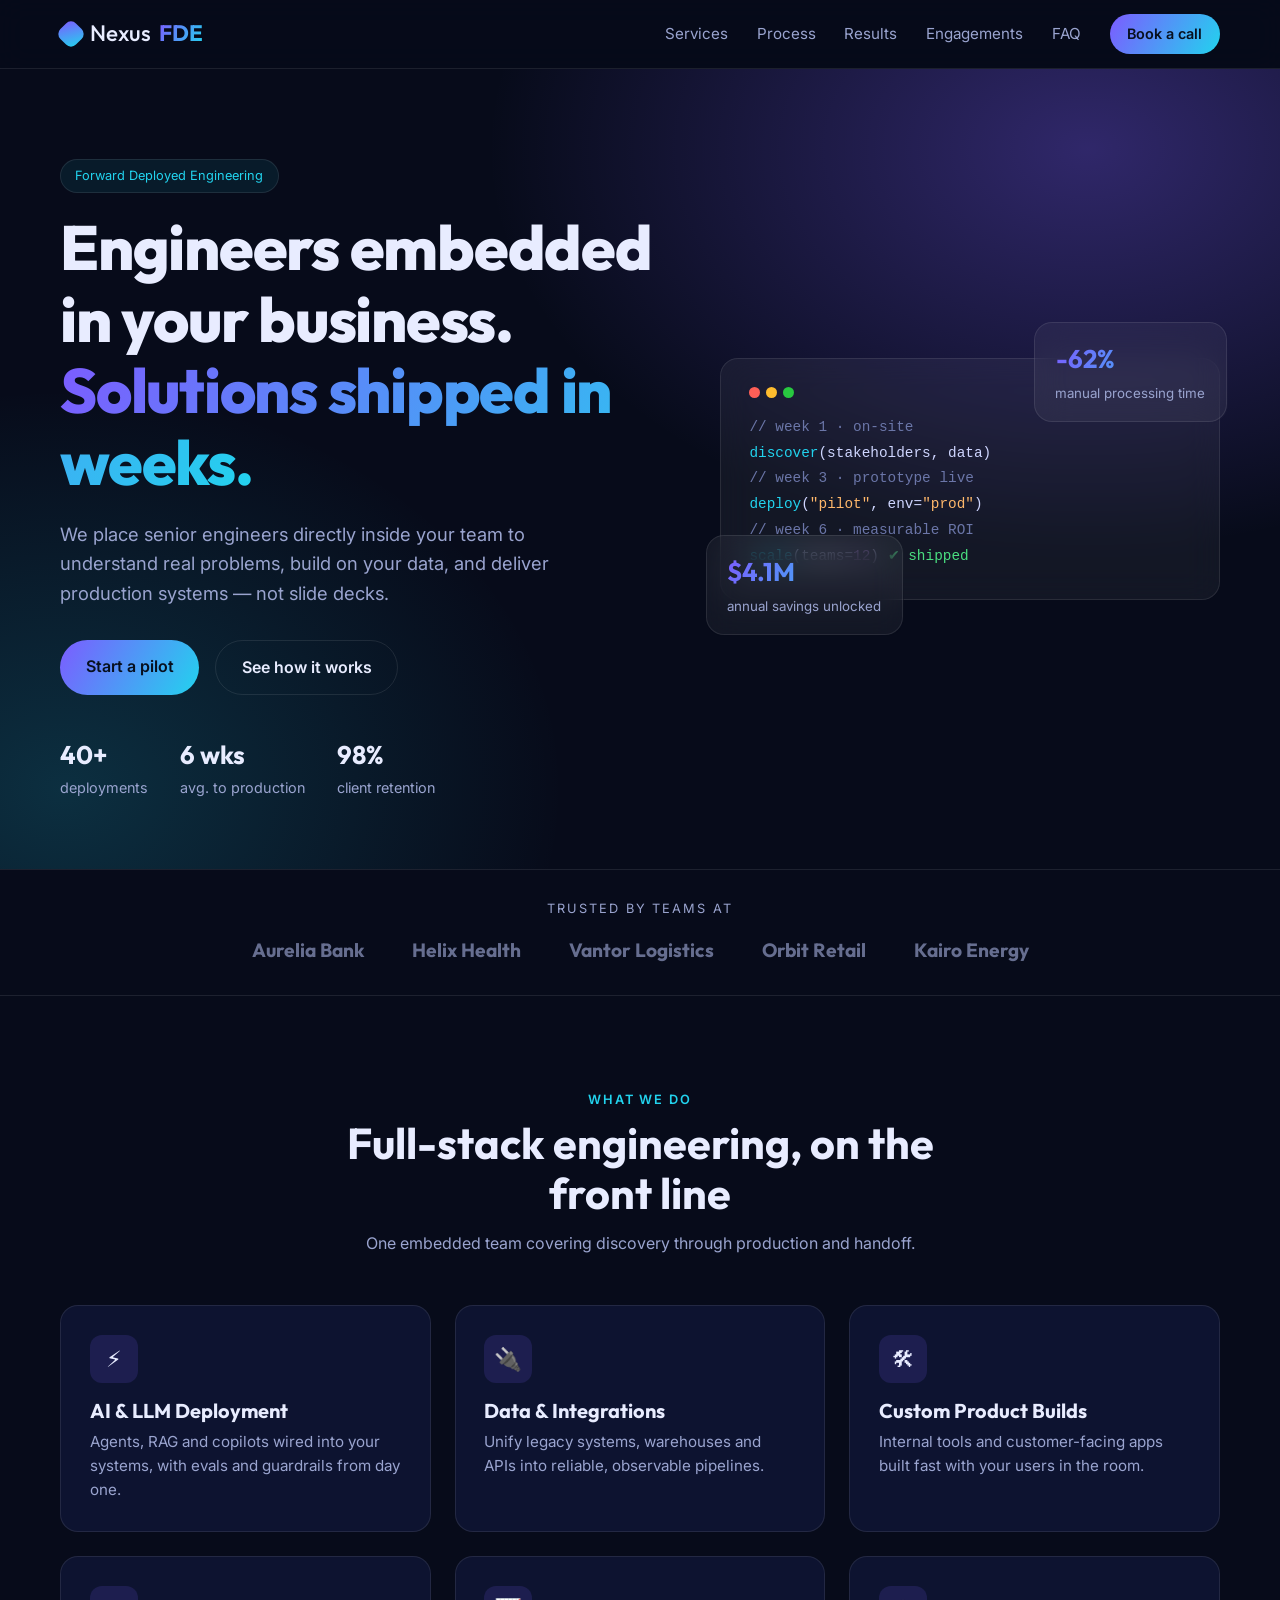
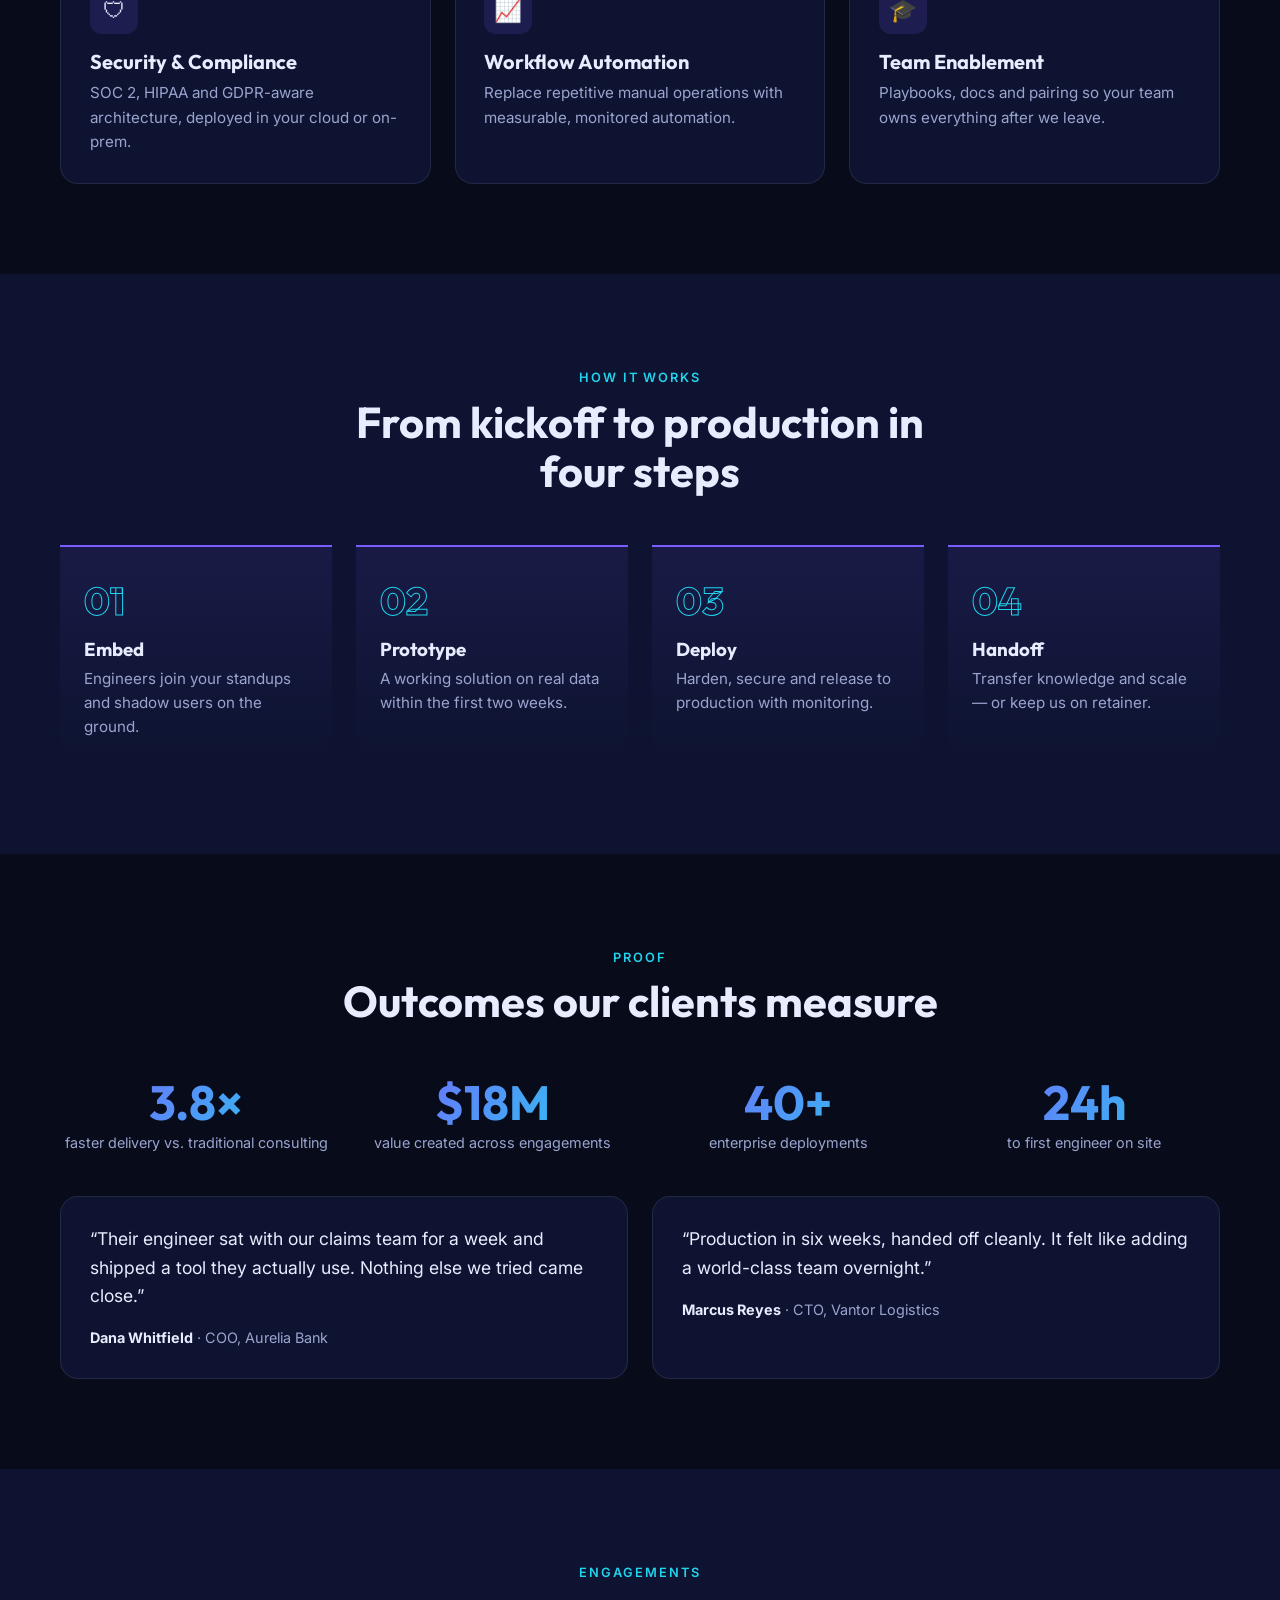
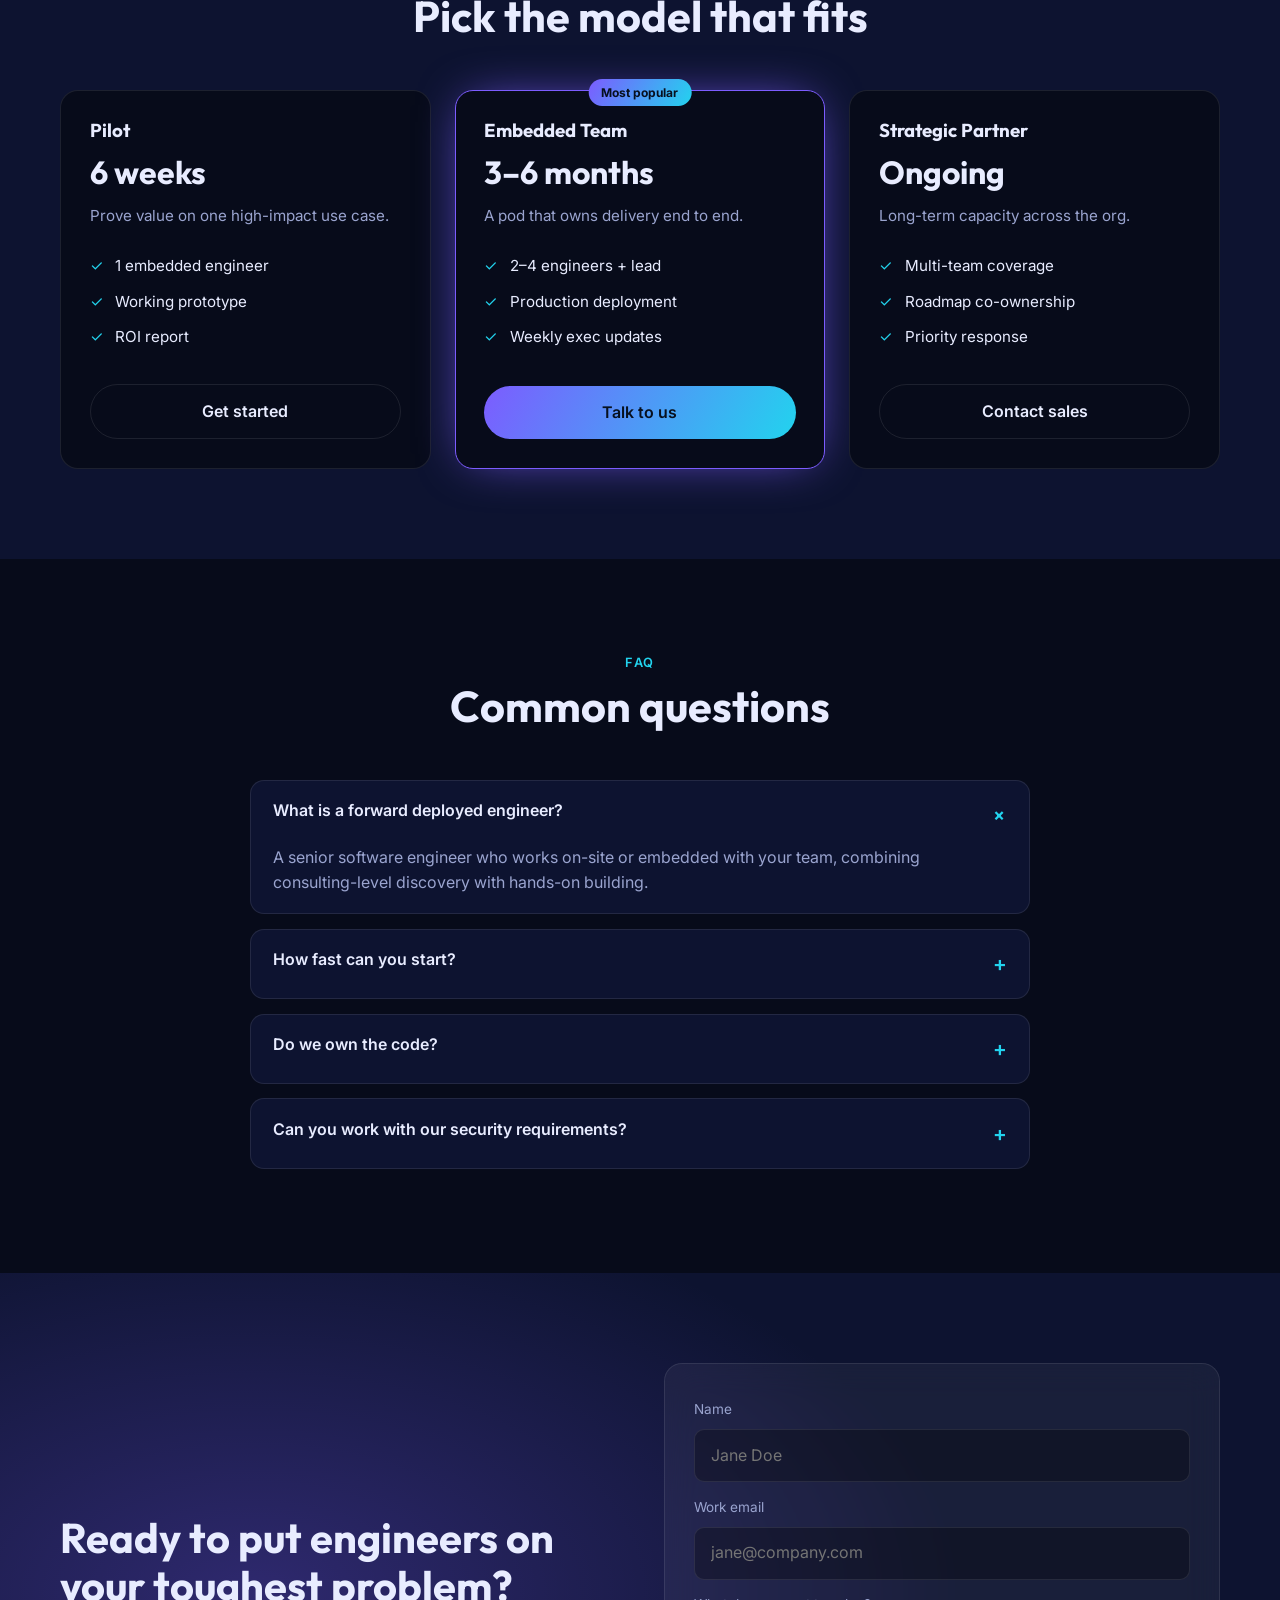
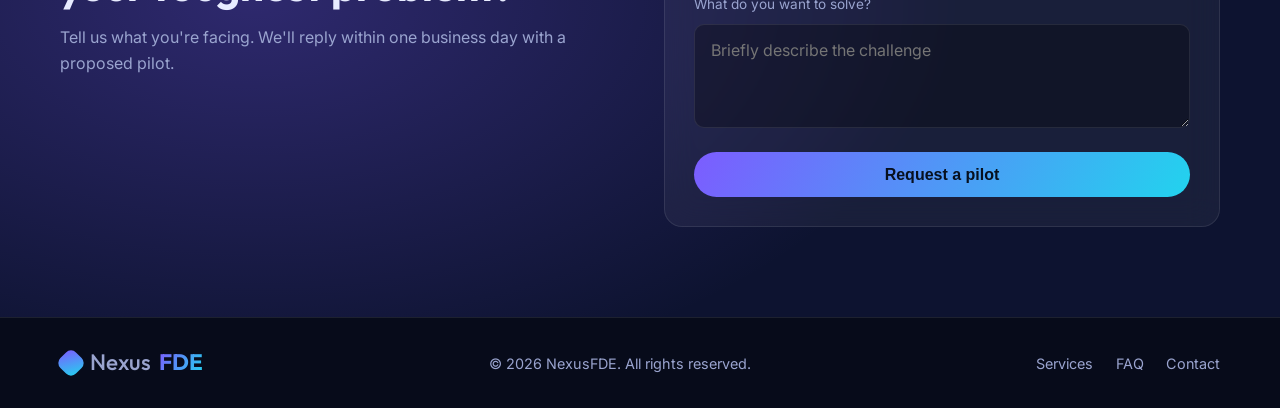
<file: Module-1-assignment/claude/index.html>
<!DOCTYPE html>
<html lang="en">
<head>
  <meta charset="UTF-8">
  <meta name="viewport" content="width=device-width, initial-scale=1">
  <title>NexusFDE | Forward Deployed Engineering Services for Enterprise</title>
  <meta name="description" content="NexusFDE embeds elite forward deployed engineers inside your team to ship production-grade AI and software solutions in weeks, not quarters.">
  <link rel="preconnect" href="https://fonts.googleapis.com">
  <link rel="preconnect" href="https://fonts.gstatic.com" crossorigin>
  <link href="https://fonts.googleapis.com/css2?family=Outfit:wght@500;700;800&family=Inter:wght@400;500;600&display=swap" rel="stylesheet">
  <link rel="stylesheet" href="styles.css">
</head>
<body>

<header class="nav">
  <div class="container nav__inner">
    <a href="#top" class="logo" id="logo"><span class="logo__mark"></span>Nexus<b>FDE</b></a>
    <input type="checkbox" id="menu-toggle" class="menu-toggle" aria-label="Toggle menu">
    <label for="menu-toggle" class="burger" aria-hidden="true"><span></span><span></span><span></span></label>
    <nav class="nav__links" aria-label="Main">
      <a href="#services">Services</a>
      <a href="#process">Process</a>
      <a href="#results">Results</a>
      <a href="#pricing">Engagements</a>
      <a href="#faq">FAQ</a>
      <a href="#contact" class="btn btn--sm" id="nav-cta">Book a call</a>
    </nav>
  </div>
</header>

<main id="top">
  <section class="hero">
    <div class="container hero__inner">
      <div class="hero__text">
        <span class="pill">Forward Deployed Engineering</span>
        <h1>Engineers embedded in your business. <span class="grad">Solutions shipped in weeks.</span></h1>
        <p class="lead">We place senior engineers directly inside your team to understand real problems, build on your data, and deliver production systems — not slide decks.</p>
        <div class="hero__cta">
          <a href="#contact" class="btn" id="hero-cta">Start a pilot</a>
          <a href="#process" class="btn btn--ghost" id="hero-secondary">See how it works</a>
        </div>
        <ul class="trust">
          <li><strong>40+</strong> deployments</li>
          <li><strong>6 wks</strong> avg. to production</li>
          <li><strong>98%</strong> client retention</li>
        </ul>
      </div>
      <div class="hero__visual" aria-hidden="true">
        <div class="card glass terminal">
          <div class="dots"><i></i><i></i><i></i></div>
          <pre><span class="c">// week 1 · on-site</span>
<span class="k">discover</span>(stakeholders, data)
<span class="c">// week 3 · prototype live</span>
<span class="k">deploy</span>(<span class="s">"pilot"</span>, env=<span class="s">"prod"</span>)
<span class="c">// week 6 · measurable ROI</span>
<span class="k">scale</span>(teams=<span class="n">12</span>) <span class="ok">✔ shipped</span></pre>
        </div>
        <div class="card glass float float--a"><b>-62%</b><small>manual processing time</small></div>
        <div class="card glass float float--b"><b>$4.1M</b><small>annual savings unlocked</small></div>
      </div>
    </div>
  </section>

  <section class="logos" aria-label="Trusted by">
    <div class="container">
      <p>Trusted by teams at</p>
      <div class="logos__row"><span>Aurelia Bank</span><span>Helix Health</span><span>Vantor Logistics</span><span>Orbit Retail</span><span>Kairo Energy</span></div>
    </div>
  </section>

  <section class="section" id="services">
    <div class="container">
      <div class="section__head">
        <span class="eyebrow">What we do</span>
        <h2>Full-stack engineering, on the front line</h2>
        <p>One embedded team covering discovery through production and handoff.</p>
      </div>
      <div class="grid grid--3">
        <article class="card feature"><div class="icon">⚡</div><h3>AI &amp; LLM Deployment</h3><p>Agents, RAG and copilots wired into your systems, with evals and guardrails from day one.</p></article>
        <article class="card feature"><div class="icon">🔌</div><h3>Data &amp; Integrations</h3><p>Unify legacy systems, warehouses and APIs into reliable, observable pipelines.</p></article>
        <article class="card feature"><div class="icon">🛠</div><h3>Custom Product Builds</h3><p>Internal tools and customer-facing apps built fast with your users in the room.</p></article>
        <article class="card feature"><div class="icon">🛡</div><h3>Security &amp; Compliance</h3><p>SOC 2, HIPAA and GDPR-aware architecture, deployed in your cloud or on-prem.</p></article>
        <article class="card feature"><div class="icon">📈</div><h3>Workflow Automation</h3><p>Replace repetitive manual operations with measurable, monitored automation.</p></article>
        <article class="card feature"><div class="icon">🎓</div><h3>Team Enablement</h3><p>Playbooks, docs and pairing so your team owns everything after we leave.</p></article>
      </div>
    </div>
  </section>

  <section class="section section--alt" id="process">
    <div class="container">
      <div class="section__head">
        <span class="eyebrow">How it works</span>
        <h2>From kickoff to production in four steps</h2>
      </div>
      <ol class="steps">
        <li><span>01</span><h3>Embed</h3><p>Engineers join your standups and shadow users on the ground.</p></li>
        <li><span>02</span><h3>Prototype</h3><p>A working solution on real data within the first two weeks.</p></li>
        <li><span>03</span><h3>Deploy</h3><p>Harden, secure and release to production with monitoring.</p></li>
        <li><span>04</span><h3>Handoff</h3><p>Transfer knowledge and scale — or keep us on retainer.</p></li>
      </ol>
    </div>
  </section>

  <section class="section" id="results">
    <div class="container">
      <div class="section__head">
        <span class="eyebrow">Proof</span>
        <h2>Outcomes our clients measure</h2>
      </div>
      <div class="stats">
        <div><b>3.8×</b><span>faster delivery vs. traditional consulting</span></div>
        <div><b>$18M</b><span>value created across engagements</span></div>
        <div><b>40+</b><span>enterprise deployments</span></div>
        <div><b>24h</b><span>to first engineer on site</span></div>
      </div>
      <div class="grid grid--2 quotes">
        <blockquote class="card"><p>“Their engineer sat with our claims team for a week and shipped a tool they actually use. Nothing else we tried came close.”</p><footer><strong>Dana Whitfield</strong> · COO, Aurelia Bank</footer></blockquote>
        <blockquote class="card"><p>“Production in six weeks, handed off cleanly. It felt like adding a world-class team overnight.”</p><footer><strong>Marcus Reyes</strong> · CTO, Vantor Logistics</footer></blockquote>
      </div>
    </div>
  </section>

  <section class="section section--alt" id="pricing">
    <div class="container">
      <div class="section__head">
        <span class="eyebrow">Engagements</span>
        <h2>Pick the model that fits</h2>
      </div>
      <div class="grid grid--3 plans">
        <article class="card plan"><h3>Pilot</h3><p class="price">6 weeks</p><p>Prove value on one high-impact use case.</p><ul><li>1 embedded engineer</li><li>Working prototype</li><li>ROI report</li></ul><a href="#contact" class="btn btn--ghost" id="plan-pilot">Get started</a></article>
        <article class="card plan plan--hot"><span class="badge">Most popular</span><h3>Embedded Team</h3><p class="price">3–6 months</p><p>A pod that owns delivery end to end.</p><ul><li>2–4 engineers + lead</li><li>Production deployment</li><li>Weekly exec updates</li></ul><a href="#contact" class="btn" id="plan-team">Talk to us</a></article>
        <article class="card plan"><h3>Strategic Partner</h3><p class="price">Ongoing</p><p>Long-term capacity across the org.</p><ul><li>Multi-team coverage</li><li>Roadmap co-ownership</li><li>Priority response</li></ul><a href="#contact" class="btn btn--ghost" id="plan-partner">Contact sales</a></article>
      </div>
    </div>
  </section>

  <section class="section" id="faq">
    <div class="container narrow">
      <div class="section__head"><span class="eyebrow">FAQ</span><h2>Common questions</h2></div>
      <details open><summary>What is a forward deployed engineer?</summary><p>A senior software engineer who works on-site or embedded with your team, combining consulting-level discovery with hands-on building.</p></details>
      <details><summary>How fast can you start?</summary><p>Most engagements begin within 1–2 weeks of signing, with an engineer in your workflow within 24 hours of kickoff.</p></details>
      <details><summary>Do we own the code?</summary><p>Yes. All code, models and documentation are yours, delivered in your repositories and cloud.</p></details>
      <details><summary>Can you work with our security requirements?</summary><p>Yes — we deploy inside your VPC or on-prem and follow your compliance and access policies.</p></details>
    </div>
  </section>

  <section class="cta" id="contact">
    <div class="container cta__inner">
      <div>
        <h2>Ready to put engineers on your toughest problem?</h2>
        <p>Tell us what you're facing. We'll reply within one business day with a proposed pilot.</p>
      </div>
      <form class="card glass form" action="#" onsubmit="return false">
        <label for="name">Name</label>
        <input id="name" type="text" placeholder="Jane Doe" required>
        <label for="email">Work email</label>
        <input id="email" type="email" placeholder="jane@company.com" required>
        <label for="msg">What do you want to solve?</label>
        <textarea id="msg" rows="3" placeholder="Briefly describe the challenge"></textarea>
        <button class="btn" id="submit" type="submit">Request a pilot</button>
      </form>
    </div>
  </section>
</main>

<footer class="footer">
  <div class="container footer__inner">
    <a href="#top" class="logo"><span class="logo__mark"></span>Nexus<b>FDE</b></a>
    <p>© 2026 NexusFDE. All rights reserved.</p>
    <nav aria-label="Footer"><a href="#services">Services</a><a href="#faq">FAQ</a><a href="#contact">Contact</a></nav>
  </div>
</footer>

</body>
</html>
</file>
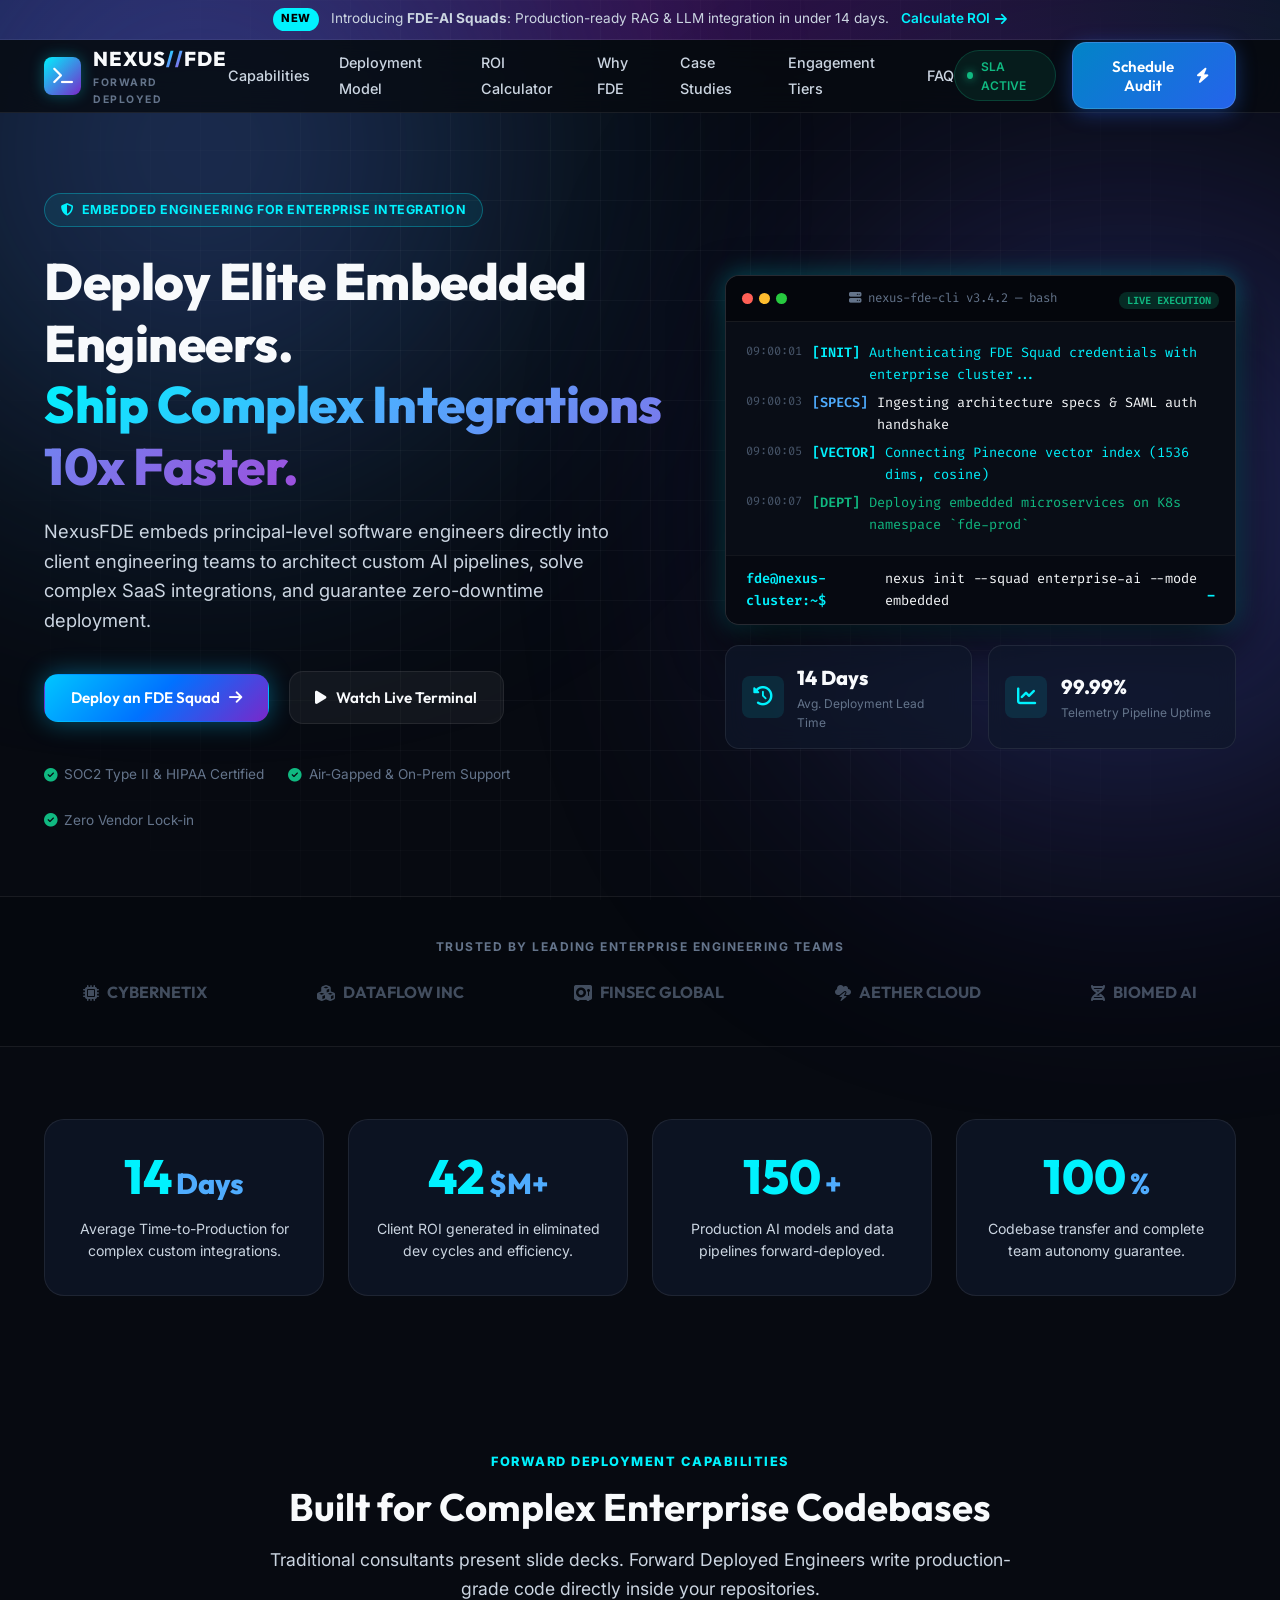
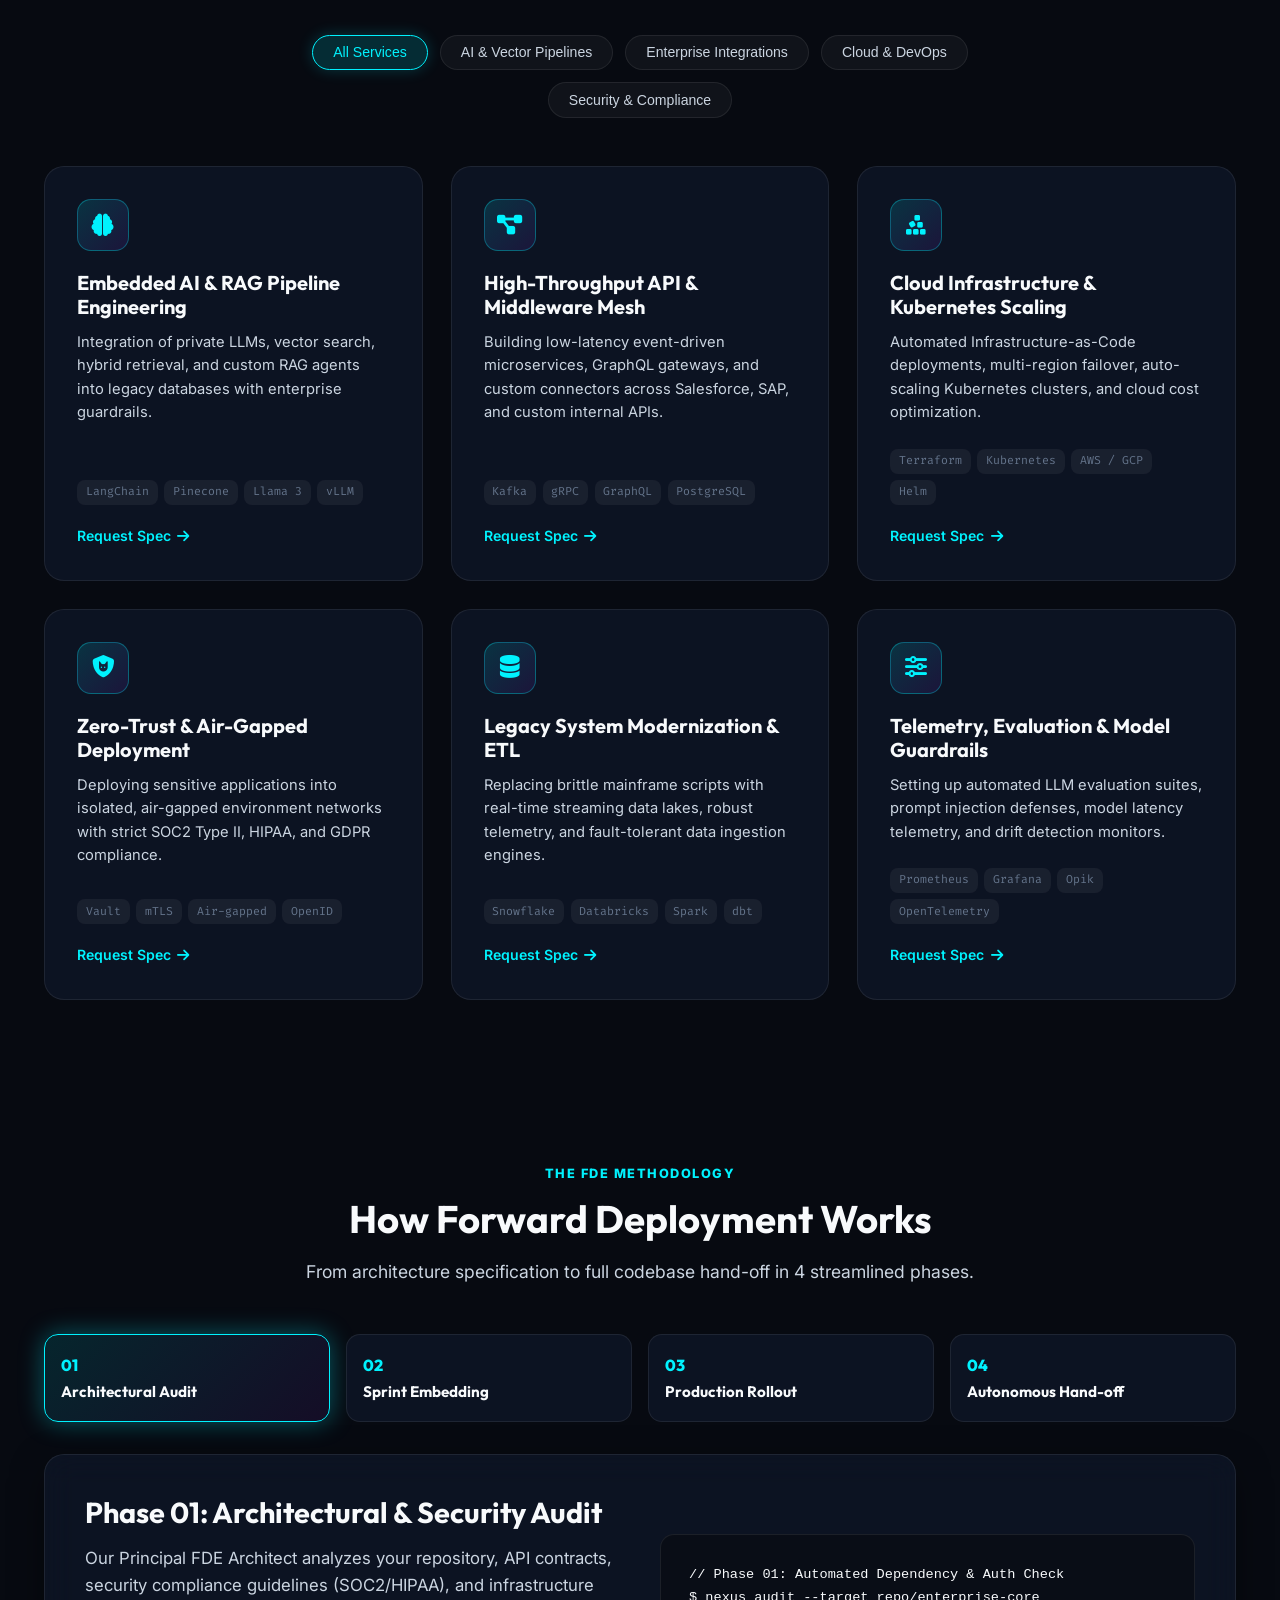
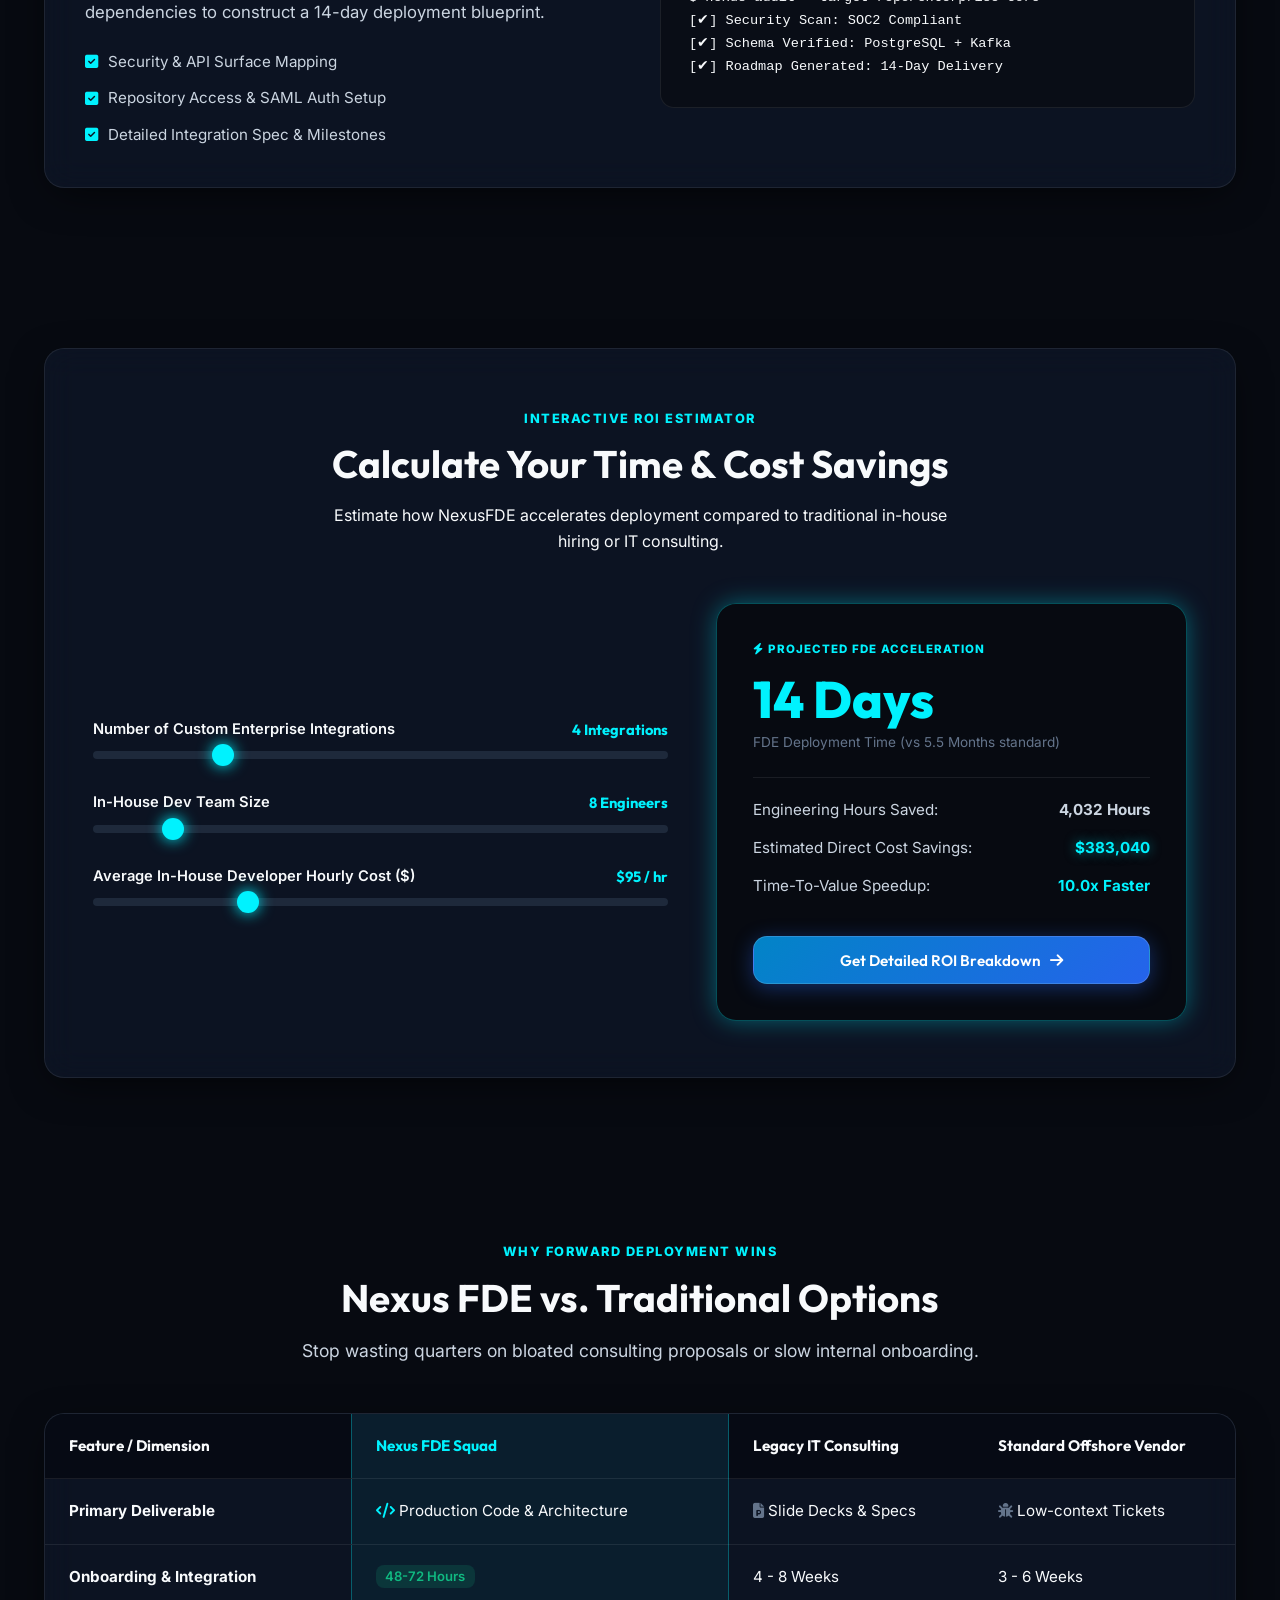
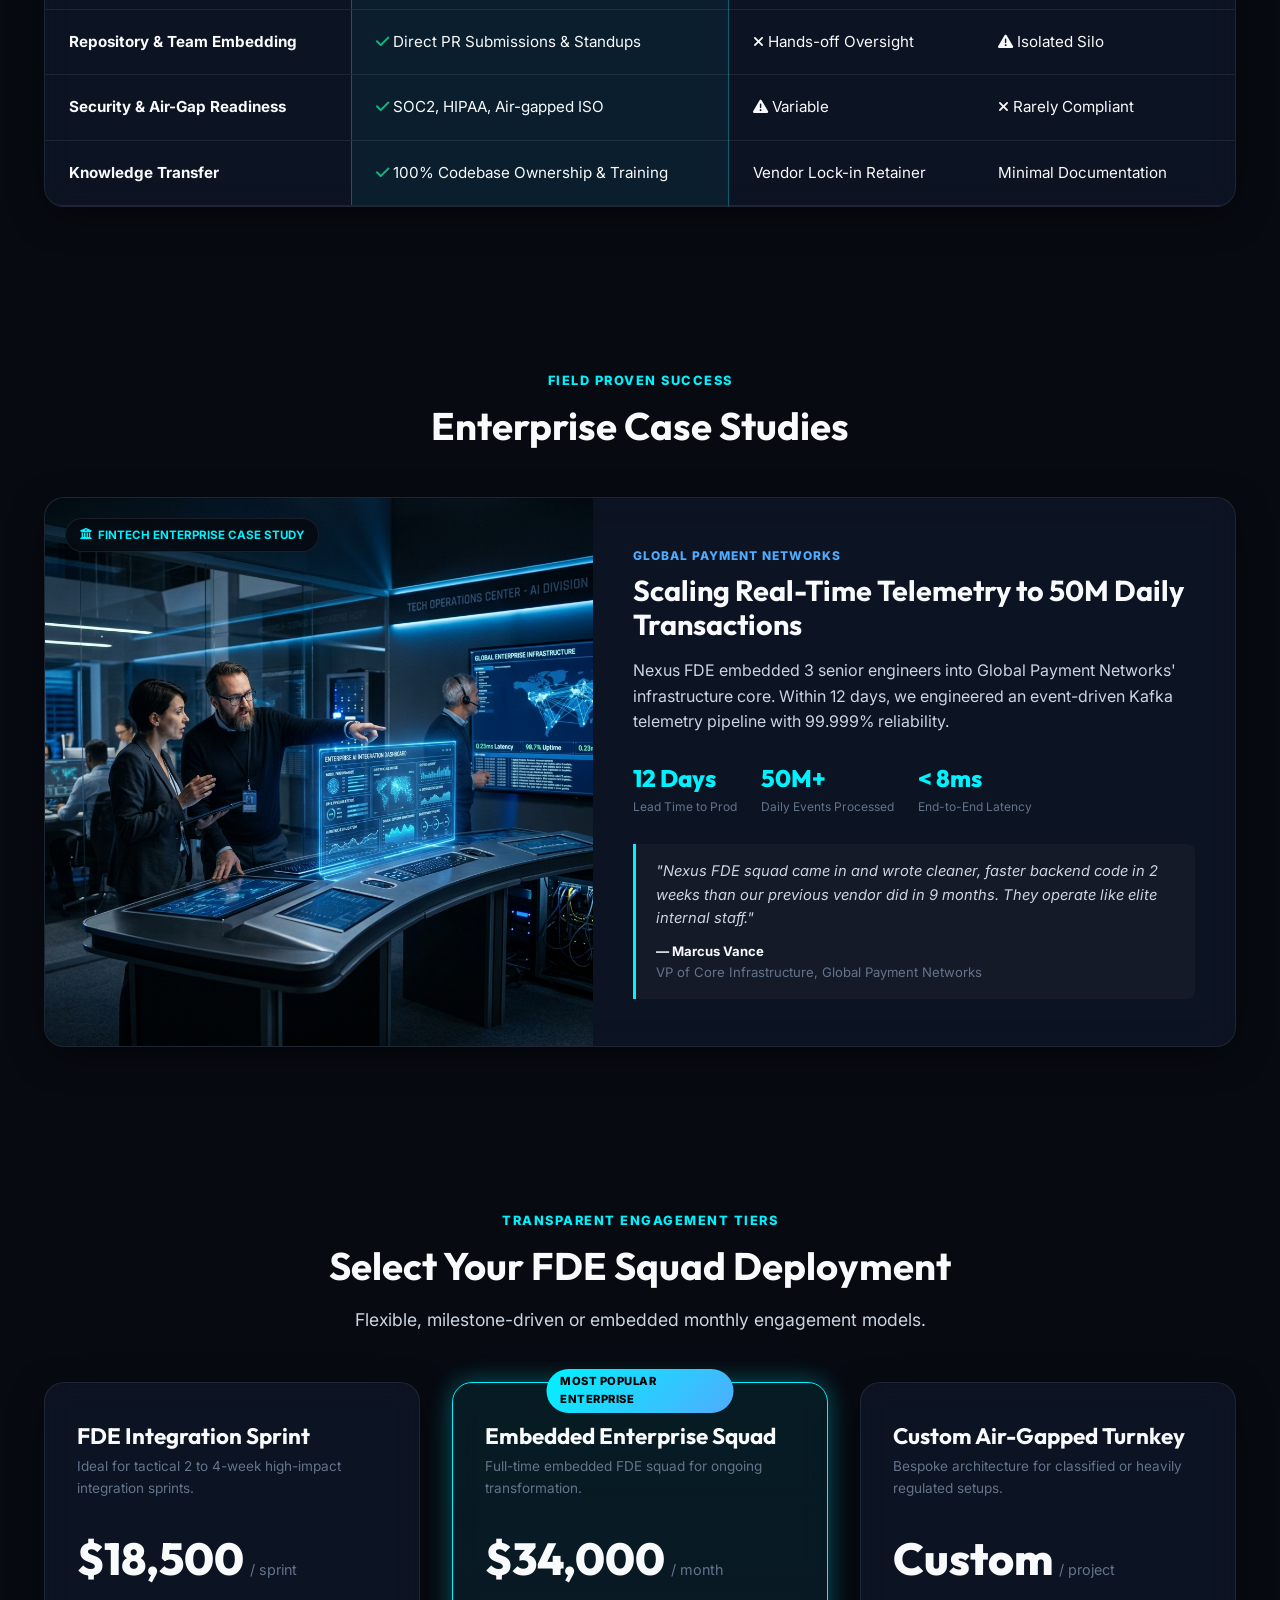
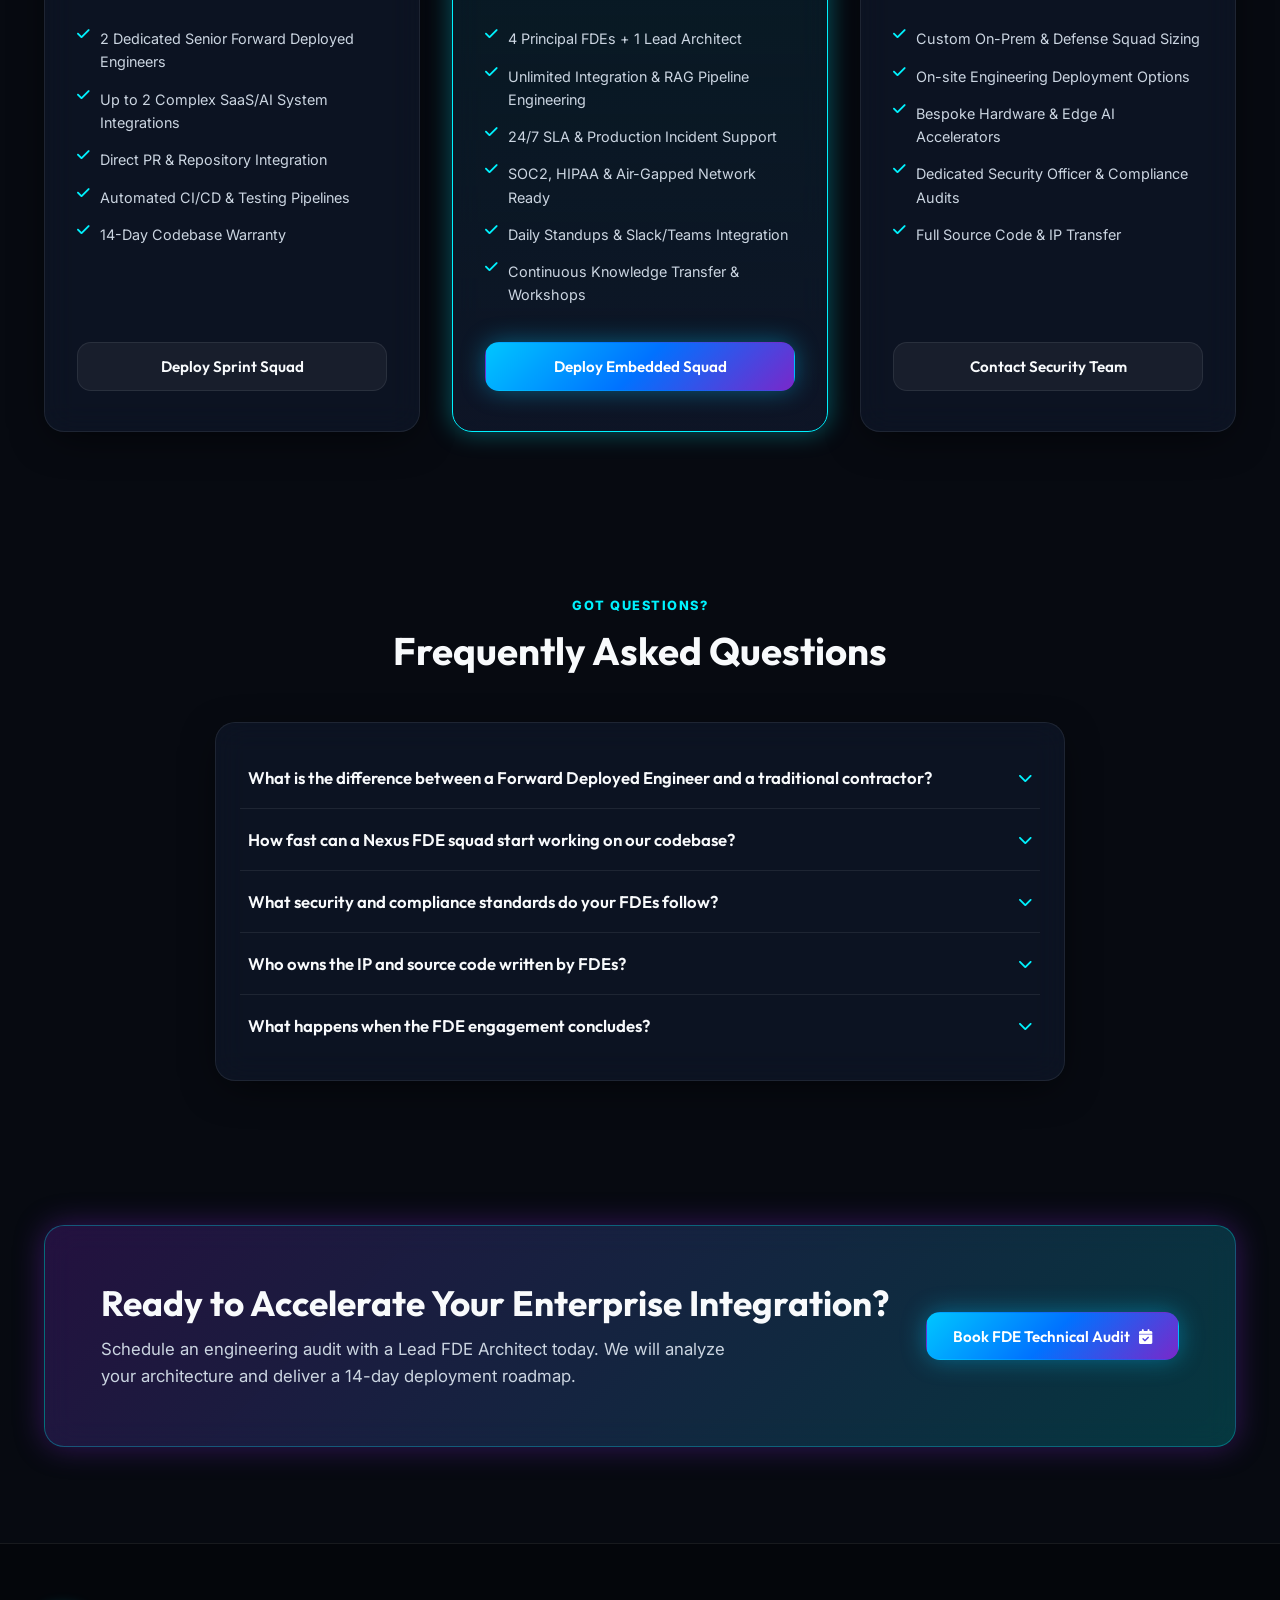
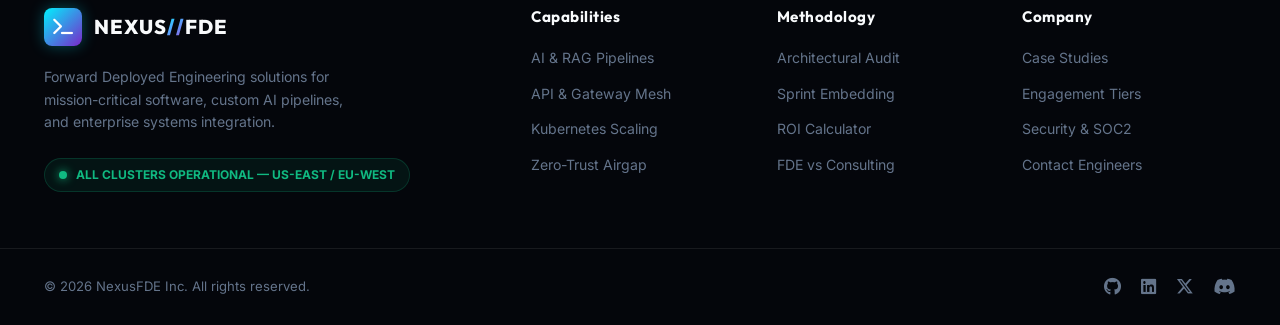
<file: Module-1-assignment/gemini/index.html>
<!DOCTYPE html>
<html lang="en">
<head>
  <meta charset="UTF-8">
  <meta name="viewport" content="width=device-width, initial-scale=1.0">
  <title>NexusFDE | Forward Deployed Engineering Services for Enterprise</title>
  <meta name="description" content="Deploy elite embedded Forward Deployed Engineers (FDE) to integrate complex AI platforms, custom data pipelines, and enterprise software 10x faster.">
  
  <!-- Google Fonts -->
  <link rel="preconnect" href="https://fonts.googleapis.com">
  <link rel="preconnect" href="https://fonts.gstatic.com" crossorigin>
  <link href="https://fonts.googleapis.com/css2?family=Fira+Code:wght@400;500;600&family=Inter:wght@300;400;500;600;700&family=Outfit:wght@400;500;600;700;800&display=swap" rel="stylesheet">
  
  <!-- FontAwesome Icons -->
  <link rel="stylesheet" href="https://cdnjs.cloudflare.com/ajax/libs/font-awesome/6.4.0/css/all.min.css">
  
  <link rel="stylesheet" href="style.css">
</head>
<body>

  <!-- Background Animated Elements -->
  <div class="bg-glow bg-glow-1"></div>
  <div class="bg-glow bg-glow-2"></div>
  <div class="bg-grid-overlay"></div>

  <!-- Announcement Bar -->
  <div class="top-announcement">
    <div class="container announcement-inner">
      <span class="badge-new">NEW</span>
      <span class="announcement-text">Introducing <strong>FDE-AI Squads</strong>: Production-ready RAG & LLM integration in under 14 days.</span>
      <a href="#calculator" class="announcement-link">Calculate ROI <i class="fa-solid fa-arrow-right"></i></a>
    </div>
  </div>

  <!-- Main Navigation Header -->
  <header class="site-header" id="navbar">
    <div class="container header-container">
      <a href="#" class="brand-logo">
        <div class="logo-icon">
          <i class="fa-solid fa-terminal"></i>
        </div>
        <div class="logo-text">
          <span class="brand-name">NEXUS<span class="gradient-text">//</span>FDE</span>
          <span class="brand-tag">FORWARD DEPLOYED</span>
        </div>
      </a>

      <nav class="main-nav" id="mainNav">
        <ul class="nav-list">
          <li><a href="#capabilities" class="nav-link">Capabilities</a></li>
          <li><a href="#lifecycle" class="nav-link">Deployment Model</a></li>
          <li><a href="#calculator" class="nav-link">ROI Calculator</a></li>
          <li><a href="#comparison" class="nav-link">Why FDE</a></li>
          <li><a href="#case-studies" class="nav-link">Case Studies</a></li>
          <li><a href="#pricing" class="nav-link">Engagement Tiers</a></li>
          <li><a href="#faq" class="nav-link">FAQ</a></li>
        </ul>
      </nav>

      <div class="header-actions">
        <div class="status-indicator" title="System Operational">
          <span class="status-dot"></span>
          <span class="status-text">SLA ACTIVE</span>
        </div>
        <button class="btn btn-primary open-modal-btn" data-modal="auditModal">
          <span>Schedule Audit</span>
          <i class="fa-solid fa-bolt"></i>
        </button>
        <button class="mobile-toggle" id="mobileToggle" aria-label="Toggle Menu">
          <i class="fa-solid fa-bars"></i>
        </button>
      </div>
    </div>
  </header>

  <main>
    <!-- HERO SECTION -->
    <section class="hero-section" id="hero">
      <div class="container hero-container">
        <div class="hero-content">
          <div class="hero-badge">
            <i class="fa-solid fa-shield-halved"></i>
            <span>EMBEDDED ENGINEERING FOR ENTERPRISE INTEGRATION</span>
          </div>

          <h1 class="hero-title">
            Deploy Elite Embedded Engineers. <br>
            <span class="gradient-text">Ship Complex Integrations 10x Faster.</span>
          </h1>

          <p class="hero-description">
            NexusFDE embeds principal-level software engineers directly into client engineering teams to architect custom AI pipelines, solve complex SaaS integrations, and guarantee zero-downtime deployment.
          </p>

          <div class="hero-cta-group">
            <button class="btn btn-glow open-modal-btn" data-modal="auditModal">
              <span>Deploy an FDE Squad</span>
              <i class="fa-solid fa-arrow-right"></i>
            </button>
            <a href="#terminal-demo" class="btn btn-secondary">
              <i class="fa-solid fa-play"></i>
              <span>Watch Live Terminal</span>
            </a>
          </div>

          <div class="trust-metrics">
            <div class="trust-item">
              <i class="fa-solid fa-check-circle"></i>
              <span>SOC2 Type II & HIPAA Certified</span>
            </div>
            <div class="trust-item">
              <i class="fa-solid fa-check-circle"></i>
              <span>Air-Gapped & On-Prem Support</span>
            </div>
            <div class="trust-item">
              <i class="fa-solid fa-check-circle"></i>
              <span>Zero Vendor Lock-in</span>
            </div>
          </div>
        </div>

        <!-- Terminal & Interactive Visualizer -->
        <div class="hero-visual">
          <div class="terminal-window" id="terminal-demo">
            <div class="terminal-header">
              <div class="terminal-dots">
                <span class="dot dot-red"></span>
                <span class="dot dot-yellow"></span>
                <span class="dot dot-green"></span>
              </div>
              <div class="terminal-title">
                <i class="fa-solid fa-server"></i> nexus-fde-cli v3.4.2 — bash
              </div>
              <div class="terminal-action">
                <span class="live-pill">LIVE EXECUTION</span>
              </div>
            </div>

            <div class="terminal-body" id="terminalBody">
              <!-- Animated Lines injected via JavaScript -->
            </div>

            <div class="terminal-footer">
              <span class="prompt-user">fde@nexus-cluster:~$</span>
              <span class="command-input" id="terminalInput">nexus init --squad enterprise-ai --mode embedded</span>
              <span class="cursor">_</span>
            </div>
          </div>

          <!-- Quick Interactive Control Card -->
          <div class="hero-stats-card">
            <div class="stat-mini">
              <div class="stat-mini-icon"><i class="fa-solid fa-clock-rotate-left"></i></div>
              <div>
                <div class="stat-value">14 Days</div>
                <div class="stat-label">Avg. Deployment Lead Time</div>
              </div>
            </div>
            <div class="stat-mini">
              <div class="stat-mini-icon"><i class="fa-solid fa-chart-line"></i></div>
              <div>
                <div class="stat-value">99.99%</div>
                <div class="stat-label">Telemetry Pipeline Uptime</div>
              </div>
            </div>
          </div>
        </div>
      </div>
    </section>

    <!-- LOGOS BAR -->
    <section class="logos-section">
      <div class="container">
        <p class="logos-title">TRUSTED BY LEADING ENTERPRISE ENGINEERING TEAMS</p>
        <div class="logos-grid">
          <div class="logo-badge"><i class="fa-solid fa-microchip"></i> CYBERNETIX</div>
          <div class="logo-badge"><i class="fa-solid fa-cubes"></i> DATAFLOW INC</div>
          <div class="logo-badge"><i class="fa-solid fa-vault"></i> FINSEC GLOBAL</div>
          <div class="logo-badge"><i class="fa-solid fa-cloud-bolt"></i> AETHER CLOUD</div>
          <div class="logo-badge"><i class="fa-solid fa-dna"></i> BIOMED AI</div>
        </div>
      </div>
    </section>

    <!-- IMPACT COUNTER STATS -->
    <section class="stats-section">
      <div class="container">
        <div class="stats-grid">
          <div class="stat-card">
            <div class="stat-number" data-target="14">0</div>
            <div class="stat-unit">Days</div>
            <p class="stat-desc">Average Time-to-Production for complex custom integrations.</p>
          </div>
          <div class="stat-card">
            <div class="stat-number" data-target="42">0</div>
            <div class="stat-unit">$M+</div>
            <p class="stat-desc">Client ROI generated in eliminated dev cycles and efficiency.</p>
          </div>
          <div class="stat-card">
            <div class="stat-number" data-target="150">0</div>
            <div class="stat-unit">+</div>
            <p class="stat-desc">Production AI models and data pipelines forward-deployed.</p>
          </div>
          <div class="stat-card">
            <div class="stat-number" data-target="100">0</div>
            <div class="stat-unit">%</div>
            <p class="stat-desc">Codebase transfer and complete team autonomy guarantee.</p>
          </div>
        </div>
      </div>
    </section>

    <!-- CAPABILITIES / SERVICES GRID -->
    <section class="capabilities-section" id="capabilities">
      <div class="container">
        <div class="section-header text-center">
          <span class="sub-heading">FORWARD DEPLOYMENT CAPABILITIES</span>
          <h2 class="section-title">Built for Complex Enterprise Codebases</h2>
          <p class="section-lead">
            Traditional consultants present slide decks. Forward Deployed Engineers write production-grade code directly inside your repositories.
          </p>

          <!-- Filter Tabs -->
          <div class="filter-tabs">
            <button class="filter-btn active" data-filter="all">All Services</button>
            <button class="filter-btn" data-filter="ai">AI & Vector Pipelines</button>
            <button class="filter-btn" data-filter="integration">Enterprise Integrations</button>
            <button class="filter-btn" data-filter="cloud">Cloud & DevOps</button>
            <button class="filter-btn" data-filter="security">Security & Compliance</button>
          </div>
        </div>

        <div class="cards-grid" id="capabilitiesGrid">
          <!-- Card 1 -->
          <div class="capability-card" data-category="ai">
            <div class="card-icon"><i class="fa-solid fa-brain"></i></div>
            <h3 class="card-title">Embedded AI & RAG Pipeline Engineering</h3>
            <p class="card-text">
              Integration of private LLMs, vector search, hybrid retrieval, and custom RAG agents into legacy databases with enterprise guardrails.
            </p>
            <ul class="card-tags">
              <li>LangChain</li>
              <li>Pinecone</li>
              <li>Llama 3</li>
              <li>vLLM</li>
            </ul>
            <a href="#auditModal" class="card-link open-modal-btn" data-modal="auditModal">Request Spec <i class="fa-solid fa-arrow-right"></i></a>
          </div>

          <!-- Card 2 -->
          <div class="capability-card" data-category="integration">
            <div class="card-icon"><i class="fa-solid fa-diagram-project"></i></div>
            <h3 class="card-title">High-Throughput API & Middleware Mesh</h3>
            <p class="card-text">
              Building low-latency event-driven microservices, GraphQL gateways, and custom connectors across Salesforce, SAP, and custom internal APIs.
            </p>
            <ul class="card-tags">
              <li>Kafka</li>
              <li>gRPC</li>
              <li>GraphQL</li>
              <li>PostgreSQL</li>
            </ul>
            <a href="#auditModal" class="card-link open-modal-btn" data-modal="auditModal">Request Spec <i class="fa-solid fa-arrow-right"></i></a>
          </div>

          <!-- Card 3 -->
          <div class="capability-card" data-category="cloud">
            <div class="card-icon"><i class="fa-solid fa-cubes-stacked"></i></div>
            <h3 class="card-title">Cloud Infrastructure & Kubernetes Scaling</h3>
            <p class="card-text">
              Automated Infrastructure-as-Code deployments, multi-region failover, auto-scaling Kubernetes clusters, and cloud cost optimization.
            </p>
            <ul class="card-tags">
              <li>Terraform</li>
              <li>Kubernetes</li>
              <li>AWS / GCP</li>
              <li>Helm</li>
            </ul>
            <a href="#auditModal" class="card-link open-modal-btn" data-modal="auditModal">Request Spec <i class="fa-solid fa-arrow-right"></i></a>
          </div>

          <!-- Card 4 -->
          <div class="capability-card" data-category="security">
            <div class="card-icon"><i class="fa-solid fa-shield-cat"></i></div>
            <h3 class="card-title">Zero-Trust & Air-Gapped Deployment</h3>
            <p class="card-text">
              Deploying sensitive applications into isolated, air-gapped environment networks with strict SOC2 Type II, HIPAA, and GDPR compliance.
            </p>
            <ul class="card-tags">
              <li>Vault</li>
              <li>mTLS</li>
              <li>Air-gapped</li>
              <li>OpenID</li>
            </ul>
            <a href="#auditModal" class="card-link open-modal-btn" data-modal="auditModal">Request Spec <i class="fa-solid fa-arrow-right"></i></a>
          </div>

          <!-- Card 5 -->
          <div class="capability-card" data-category="integration">
            <div class="card-icon"><i class="fa-solid fa-database"></i></div>
            <h3 class="card-title">Legacy System Modernization & ETL</h3>
            <p class="card-text">
              Replacing brittle mainframe scripts with real-time streaming data lakes, robust telemetry, and fault-tolerant data ingestion engines.
            </p>
            <ul class="card-tags">
              <li>Snowflake</li>
              <li>Databricks</li>
              <li>Spark</li>
              <li>dbt</li>
            </ul>
            <a href="#auditModal" class="card-link open-modal-btn" data-modal="auditModal">Request Spec <i class="fa-solid fa-arrow-right"></i></a>
          </div>

          <!-- Card 6 -->
          <div class="capability-card" data-category="ai">
            <div class="card-icon"><i class="fa-solid fa-sliders"></i></div>
            <h3 class="card-title">Telemetry, Evaluation & Model Guardrails</h3>
            <p class="card-text">
              Setting up automated LLM evaluation suites, prompt injection defenses, model latency telemetry, and drift detection monitors.
            </p>
            <ul class="card-tags">
              <li>Prometheus</li>
              <li>Grafana</li>
              <li>Opik</li>
              <li>OpenTelemetry</li>
            </ul>
            <a href="#auditModal" class="card-link open-modal-btn" data-modal="auditModal">Request Spec <i class="fa-solid fa-arrow-right"></i></a>
          </div>
        </div>
      </div>
    </section>

    <!-- FDE LIFECYCLE / INTERACTIVE PROCESS -->
    <section class="lifecycle-section" id="lifecycle">
      <div class="container">
        <div class="section-header text-center">
          <span class="sub-heading">THE FDE METHODOLOGY</span>
          <h2 class="section-title">How Forward Deployment Works</h2>
          <p class="section-lead">
            From architecture specification to full codebase hand-off in 4 streamlined phases.
          </p>
        </div>

        <div class="process-wrapper">
          <div class="process-steps-nav">
            <button class="step-nav-btn active" data-step="1">
              <span class="step-num">01</span>
              <span class="step-title">Architectural Audit</span>
            </button>
            <button class="step-nav-btn" data-step="2">
              <span class="step-num">02</span>
              <span class="step-title">Sprint Embedding</span>
            </button>
            <button class="step-nav-btn" data-step="3">
              <span class="step-num">03</span>
              <span class="step-title">Production Rollout</span>
            </button>
            <button class="step-nav-btn" data-step="4">
              <span class="step-num">04</span>
              <span class="step-title">Autonomous Hand-off</span>
            </button>
          </div>

          <div class="process-content-card glass-panel" id="processContent">
            <!-- Dynamic Content loaded via JS -->
          </div>
        </div>
      </div>
    </section>

    <!-- INTERACTIVE ROI CALCULATOR -->
    <section class="calculator-section" id="calculator">
      <div class="container">
        <div class="calculator-box glass-panel">
          <div class="calc-header">
            <span class="sub-heading">INTERACTIVE ROI ESTIMATOR</span>
            <h2 class="section-title">Calculate Your Time & Cost Savings</h2>
            <p>Estimate how NexusFDE accelerates deployment compared to traditional in-house hiring or IT consulting.</p>
          </div>

          <div class="calc-grid">
            <div class="calc-controls">
              <div class="range-group">
                <div class="range-header">
                  <label for="integrationsRange">Number of Custom Enterprise Integrations</label>
                  <span class="range-val" id="integrationsVal">4 Integrations</span>
                </div>
                <input type="range" id="integrationsRange" min="1" max="15" value="4" class="slider">
              </div>

              <div class="range-group">
                <div class="range-header">
                  <label for="engineersRange">In-House Dev Team Size</label>
                  <span class="range-val" id="engineersVal">8 Engineers</span>
                </div>
                <input type="range" id="engineersRange" min="2" max="50" value="8" class="slider">
              </div>

              <div class="range-group">
                <div class="range-header">
                  <label for="rateRange">Average In-House Developer Hourly Cost ($)</label>
                  <span class="range-val" id="rateVal">$95 / hr</span>
                </div>
                <input type="range" id="rateRange" min="65" max="180" value="95" step="5" class="slider">
              </div>
            </div>

            <div class="calc-results-card">
              <div class="result-badge"><i class="fa-solid fa-bolt"></i> PROJECTED FDE ACCELERATION</div>

              <div class="result-metric">
                <div class="result-number" id="timeSaved">14 Days</div>
                <div class="result-label">FDE Deployment Time (vs 5.5 Months standard)</div>
              </div>

              <div class="result-divider"></div>

              <div class="result-row">
                <span>Engineering Hours Saved:</span>
                <strong id="hoursSaved">1,840 Hours</strong>
              </div>

              <div class="result-row">
                <span>Estimated Direct Cost Savings:</span>
                <strong class="text-glow" id="costSaved">$174,800</strong>
              </div>

              <div class="result-row">
                <span>Time-To-Value Speedup:</span>
                <strong class="text-cyan" id="speedupX">11.8x Faster</strong>
              </div>

              <button class="btn btn-primary btn-block open-modal-btn" data-modal="auditModal" style="margin-top: 1.5rem;">
                Get Detailed ROI Breakdown <i class="fa-solid fa-arrow-right"></i>
              </button>
            </div>
          </div>
        </div>
      </div>
    </section>

    <!-- FDE VS TRADITIONAL COMPARISON -->
    <section class="comparison-section" id="comparison">
      <div class="container">
        <div class="section-header text-center">
          <span class="sub-heading">WHY FORWARD DEPLOYMENT WINS</span>
          <h2 class="section-title">Nexus FDE vs. Traditional Options</h2>
          <p class="section-lead">Stop wasting quarters on bloated consulting proposals or slow internal onboarding.</p>
        </div>

        <div class="table-responsive glass-panel">
          <table class="comparison-table">
            <thead>
              <tr>
                <th>Feature / Dimension</th>
                <th class="col-highlight">Nexus FDE Squad</th>
                <th>Legacy IT Consulting</th>
                <th>Standard Offshore Vendor</th>
              </tr>
            </thead>
            <tbody>
              <tr>
                <td><strong>Primary Deliverable</strong></td>
                <td class="col-highlight"><i class="fa-solid fa-code text-cyan"></i> Production Code & Architecture</td>
                <td><i class="fa-solid fa-file-powerpoint text-muted"></i> Slide Decks & Specs</td>
                <td><i class="fa-solid fa-bug text-muted"></i> Low-context Tickets</td>
              </tr>
              <tr>
                <td><strong>Onboarding & Integration</strong></td>
                <td class="col-highlight"><span class="badge-success">48-72 Hours</span></td>
                <td>4 - 8 Weeks</td>
                <td>3 - 6 Weeks</td>
              </tr>
              <tr>
                <td><strong>Repository & Team Embedding</strong></td>
                <td class="col-highlight"><i class="fa-solid fa-check text-success"></i> Direct PR Submissions & Standups</td>
                <td><i class="fa-solid fa-xmark text-danger"></i> Hands-off Oversight</td>
                <td><i class="fa-solid fa-triangle-exclamation text-warning"></i> Isolated Silo</td>
              </tr>
              <tr>
                <td><strong>Security & Air-Gap Readiness</strong></td>
                <td class="col-highlight"><i class="fa-solid fa-check text-success"></i> SOC2, HIPAA, Air-gapped ISO</td>
                <td><i class="fa-solid fa-triangle-exclamation text-warning"></i> Variable</td>
                <td><i class="fa-solid fa-xmark text-danger"></i> Rarely Compliant</td>
              </tr>
              <tr>
                <td><strong>Knowledge Transfer</strong></td>
                <td class="col-highlight"><i class="fa-solid fa-check text-success"></i> 100% Codebase Ownership & Training</td>
                <td>Vendor Lock-in Retainer</td>
                <td>Minimal Documentation</td>
              </tr>
            </tbody>
          </table>
        </div>
      </div>
    </section>

    <!-- CASE STUDIES & SHOWCASE -->
    <section class="case-studies-section" id="case-studies">
      <div class="container">
        <div class="section-header text-center">
          <span class="sub-heading">FIELD PROVEN SUCCESS</span>
          <h2 class="section-title">Enterprise Case Studies</h2>
        </div>

        <div class="case-study-hero glass-panel">
          <div class="case-img-col">
            <img src="assets/collaboration.jpg" alt="FDE Engineers Collaborating on Enterprise Dashboard" class="case-img">
            <div class="case-tag-overlay">
              <i class="fa-solid fa-building-columns"></i> FINTECH ENTERPRISE CASE STUDY
            </div>
          </div>

          <div class="case-info-col">
            <span class="case-client">GLOBAL PAYMENT NETWORKS</span>
            <h3 class="case-title">Scaling Real-Time Telemetry to 50M Daily Transactions</h3>
            <p class="case-desc">
              Nexus FDE embedded 3 senior engineers into Global Payment Networks' infrastructure core. Within 12 days, we engineered an event-driven Kafka telemetry pipeline with 99.999% reliability.
            </p>

            <div class="case-metrics-row">
              <div class="case-metric-box">
                <span class="m-val">12 Days</span>
                <span class="m-lbl">Lead Time to Prod</span>
              </div>
              <div class="case-metric-box">
                <span class="m-val">50M+</span>
                <span class="m-lbl">Daily Events Processed</span>
              </div>
              <div class="case-metric-box">
                <span class="m-val">&lt; 8ms</span>
                <span class="m-lbl">End-to-End Latency</span>
              </div>
            </div>

            <div class="testimonial-quote">
              <p>"Nexus FDE squad came in and wrote cleaner, faster backend code in 2 weeks than our previous vendor did in 9 months. They operate like elite internal staff."</p>
              <div class="quote-author">
                <strong>— Marcus Vance</strong>
                <span>VP of Core Infrastructure, Global Payment Networks</span>
              </div>
            </div>
          </div>
        </div>
      </div>
    </section>

    <!-- PRICING / ENGAGEMENT MODEL -->
    <section class="pricing-section" id="pricing">
      <div class="container">
        <div class="section-header text-center">
          <span class="sub-heading">TRANSPARENT ENGAGEMENT TIERS</span>
          <h2 class="section-title">Select Your FDE Squad Deployment</h2>
          <p class="section-lead">Flexible, milestone-driven or embedded monthly engagement models.</p>
        </div>

        <div class="pricing-grid">
          <!-- Tier 1 -->
          <div class="pricing-card glass-panel">
            <div class="pricing-header">
              <h3 class="tier-title">FDE Integration Sprint</h3>
              <p class="tier-subtitle">Ideal for tactical 2 to 4-week high-impact integration sprints.</p>
              <div class="tier-price">
                <span class="price-amount">$18,500</span>
                <span class="price-period">/ sprint</span>
              </div>
            </div>

            <ul class="pricing-features">
              <li><i class="fa-solid fa-check text-cyan"></i> 2 Dedicated Senior Forward Deployed Engineers</li>
              <li><i class="fa-solid fa-check text-cyan"></i> Up to 2 Complex SaaS/AI System Integrations</li>
              <li><i class="fa-solid fa-check text-cyan"></i> Direct PR & Repository Integration</li>
              <li><i class="fa-solid fa-check text-cyan"></i> Automated CI/CD & Testing Pipelines</li>
              <li><i class="fa-solid fa-check text-cyan"></i> 14-Day Codebase Warranty</li>
            </ul>

            <button class="btn btn-secondary btn-block open-modal-btn" data-modal="auditModal">Deploy Sprint Squad</button>
          </div>

          <!-- Tier 2 (Featured) -->
          <div class="pricing-card glass-panel featured-tier">
            <div class="featured-badge">MOST POPULAR ENTERPRISE</div>
            <div class="pricing-header">
              <h3 class="tier-title">Embedded Enterprise Squad</h3>
              <p class="tier-subtitle">Full-time embedded FDE squad for ongoing transformation.</p>
              <div class="tier-price">
                <span class="price-amount">$34,000</span>
                <span class="price-period">/ month</span>
              </div>
            </div>

            <ul class="pricing-features">
              <li><i class="fa-solid fa-check text-cyan"></i> 4 Principal FDEs + 1 Lead Architect</li>
              <li><i class="fa-solid fa-check text-cyan"></i> Unlimited Integration & RAG Pipeline Engineering</li>
              <li><i class="fa-solid fa-check text-cyan"></i> 24/7 SLA & Production Incident Support</li>
              <li><i class="fa-solid fa-check text-cyan"></i> SOC2, HIPAA & Air-Gapped Network Ready</li>
              <li><i class="fa-solid fa-check text-cyan"></i> Daily Standups & Slack/Teams Integration</li>
              <li><i class="fa-solid fa-check text-cyan"></i> Continuous Knowledge Transfer & Workshops</li>
            </ul>

            <button class="btn btn-glow btn-block open-modal-btn" data-modal="auditModal">Deploy Embedded Squad</button>
          </div>

          <!-- Tier 3 -->
          <div class="pricing-card glass-panel">
            <div class="pricing-header">
              <h3 class="tier-title">Custom Air-Gapped Turnkey</h3>
              <p class="tier-subtitle">Bespoke architecture for classified or heavily regulated setups.</p>
              <div class="tier-price">
                <span class="price-amount">Custom</span>
                <span class="price-period">/ project</span>
              </div>
            </div>

            <ul class="pricing-features">
              <li><i class="fa-solid fa-check text-cyan"></i> Custom On-Prem & Defense Squad Sizing</li>
              <li><i class="fa-solid fa-check text-cyan"></i> On-site Engineering Deployment Options</li>
              <li><i class="fa-solid fa-check text-cyan"></i> Bespoke Hardware & Edge AI Accelerators</li>
              <li><i class="fa-solid fa-check text-cyan"></i> Dedicated Security Officer & Compliance Audits</li>
              <li><i class="fa-solid fa-check text-cyan"></i> Full Source Code & IP Transfer</li>
            </ul>

            <button class="btn btn-secondary btn-block open-modal-btn" data-modal="auditModal">Contact Security Team</button>
          </div>
        </div>
      </div>
    </section>

    <!-- FREQUENTLY ASKED QUESTIONS -->
    <section class="faq-section" id="faq">
      <div class="container">
        <div class="section-header text-center">
          <span class="sub-heading">GOT QUESTIONS?</span>
          <h2 class="section-title">Frequently Asked Questions</h2>
        </div>

        <div class="faq-accordion glass-panel">
          <div class="faq-item">
            <button class="faq-question">
              <span>What is the difference between a Forward Deployed Engineer and a traditional contractor?</span>
              <i class="fa-solid fa-chevron-down faq-icon"></i>
            </button>
            <div class="faq-answer">
              <p>Traditional contractors work in isolation on assigned tickets. Forward Deployed Engineers (FDEs) operate as hybrid solutions architects and elite systems programmers who embed directly inside your engineering teams, attend standups, submit pull requests directly to your primary codebase, and own end-to-end production outcomes.</p>
            </div>
          </div>

          <div class="faq-item">
            <button class="faq-question">
              <span>How fast can a Nexus FDE squad start working on our codebase?</span>
              <i class="fa-solid fa-chevron-down faq-icon"></i>
            </button>
            <div class="faq-answer">
              <p>Because all our FDEs maintain active security background checks, pre-vetted cloud certifications, and standard NDA/IP templates, typical kickoff takes 48 to 72 hours from contract execution.</p>
            </div>
          </div>

          <div class="faq-item">
            <button class="faq-question">
              <span>What security and compliance standards do your FDEs follow?</span>
              <i class="fa-solid fa-chevron-down faq-icon"></i>
            </button>
            <div class="faq-answer">
              <p>All Nexus FDE operations adhere strictly to SOC2 Type II, HIPAA, GDPR, and ISO 27001 standards. We support zero-trust access controls, hardware security keys, ephemeral access tokens, and air-gapped environment work.</p>
            </div>
          </div>

          <div class="faq-item">
            <button class="faq-question">
              <span>Who owns the IP and source code written by FDEs?</span>
              <i class="fa-solid fa-chevron-down faq-icon"></i>
            </button>
            <div class="faq-answer">
              <p>You own 100% of the IP, source code, scripts, and documentation created during the engagement. Everything is committed directly into your repository with clear license headers and comprehensive documentation.</p>
            </div>
          </div>

          <div class="faq-item">
            <button class="faq-question">
              <span>What happens when the FDE engagement concludes?</span>
              <i class="fa-solid fa-chevron-down faq-icon"></i>
            </button>
            <div class="faq-answer">
              <p>During the final phase of every engagement, our FDEs conduct structured technical walkthroughs, record video documentation, publish architectural specs, and mentor your internal engineering team to ensure total independence.</p>
            </div>
          </div>
        </div>
      </div>
    </section>

    <!-- CTA BANNER -->
    <section class="cta-section">
      <div class="container">
        <div class="cta-banner glass-panel">
          <div class="cta-content">
            <h2 class="cta-title">Ready to Accelerate Your Enterprise Integration?</h2>
            <p class="cta-text">Schedule an engineering audit with a Lead FDE Architect today. We will analyze your architecture and deliver a 14-day deployment roadmap.</p>
          </div>
          <div class="cta-action">
            <button class="btn btn-glow open-modal-btn" data-modal="auditModal">
              <span>Book FDE Technical Audit</span>
              <i class="fa-solid fa-calendar-check"></i>
            </button>
          </div>
        </div>
      </div>
    </section>
  </main>

  <!-- FOOTER -->
  <footer class="site-footer">
    <div class="container footer-container">
      <div class="footer-brand">
        <a href="#" class="brand-logo">
          <div class="logo-icon"><i class="fa-solid fa-terminal"></i></div>
          <div class="logo-text">
            <span class="brand-name">NEXUS<span class="gradient-text">//</span>FDE</span>
          </div>
        </a>
        <p class="footer-desc">
          Forward Deployed Engineering solutions for mission-critical software, custom AI pipelines, and enterprise systems integration.
        </p>
        <div class="system-status">
          <span class="status-pulse"></span>
          <span>ALL CLUSTERS OPERATIONAL — US-EAST / EU-WEST</span>
        </div>
      </div>

      <div class="footer-links-grid">
        <div class="footer-col">
          <h4>Capabilities</h4>
          <ul>
            <li><a href="#capabilities">AI & RAG Pipelines</a></li>
            <li><a href="#capabilities">API & Gateway Mesh</a></li>
            <li><a href="#capabilities">Kubernetes Scaling</a></li>
            <li><a href="#capabilities">Zero-Trust Airgap</a></li>
          </ul>
        </div>

        <div class="footer-col">
          <h4>Methodology</h4>
          <ul>
            <li><a href="#lifecycle">Architectural Audit</a></li>
            <li><a href="#lifecycle">Sprint Embedding</a></li>
            <li><a href="#calculator">ROI Calculator</a></li>
            <li><a href="#comparison">FDE vs Consulting</a></li>
          </ul>
        </div>

        <div class="footer-col">
          <h4>Company</h4>
          <ul>
            <li><a href="#case-studies">Case Studies</a></li>
            <li><a href="#pricing">Engagement Tiers</a></li>
            <li><a href="#faq">Security & SOC2</a></li>
            <li><a href="#auditModal" class="open-modal-btn" data-modal="auditModal">Contact Engineers</a></li>
          </ul>
        </div>
      </div>
    </div>

    <div class="footer-bottom">
      <div class="container footer-bottom-container">
        <p>&copy; 2026 NexusFDE Inc. All rights reserved.</p>
        <div class="social-links">
          <a href="#" aria-label="GitHub"><i class="fa-brands fa-github"></i></a>
          <a href="#" aria-label="LinkedIn"><i class="fa-brands fa-linkedin"></i></a>
          <a href="#" aria-label="Twitter"><i class="fa-brands fa-x-twitter"></i></a>
          <a href="#" aria-label="Discord"><i class="fa-brands fa-discord"></i></a>
        </div>
      </div>
    </div>
  </footer>

  <!-- AUDIT BOOKING MODAL -->
  <div class="modal-overlay" id="auditModal">
    <div class="modal-card glass-panel">
      <button class="modal-close" id="modalCloseBtn" aria-label="Close Modal">&times;</button>
      
      <div class="modal-header">
        <div class="modal-badge"><i class="fa-solid fa-code"></i> FDE TECHNICAL AUDIT</div>
        <h3 class="modal-title">Book an FDE Architectural Session</h3>
        <p class="modal-subtitle">Meet with a Lead Forward Deployed Engineer to blueprint your enterprise integration.</p>
      </div>

      <form id="auditForm" class="audit-form">
        <div class="form-row">
          <div class="form-group">
            <label for="fullName">Full Name *</label>
            <input type="text" id="fullName" required placeholder="e.g. Sarah Jenkins">
          </div>
          <div class="form-group">
            <label for="workEmail">Work Email *</label>
            <input type="email" id="workEmail" required placeholder="sarah@company.com">
          </div>
        </div>

        <div class="form-row">
          <div class="form-group">
            <label for="companyName">Company / Organization *</label>
            <input type="text" id="companyName" required placeholder="e.g. Acme Enterprise Cloud">
          </div>
          <div class="form-group">
            <label for="teamSize">Target Timeline</label>
            <select id="teamSize">
              <option value="immediate">Immediate (&lt; 2 weeks)</option>
              <option value="month">Next 30 Days</option>
              <option value="quarter">Q4 / Future Planning</option>
            </select>
          </div>
        </div>

        <div class="form-group">
          <label for="integrationDomain">Primary Integration Goal *</label>
          <select id="integrationDomain" required>
            <option value="">Select Domain...</option>
            <option value="ai">Custom AI / LLM / RAG Pipeline Integration</option>
            <option value="api">Enterprise API / ERP / CRM Microservice Mesh</option>
            <option value="cloud">Cloud Migration & Kubernetes Modernization</option>
            <option value="security">Air-gapped Zero-Trust Security Compliance</option>
            <option value="other">Other Bespoke Systems Challenge</option>
          </select>
        </div>

        <div class="form-group">
          <label for="projectDetails">Brief Technical Scope / Requirements</label>
          <textarea id="projectDetails" rows="3" placeholder="Describe your current tech stack, pain points, or target milestone..."></textarea>
        </div>

        <button type="submit" class="btn btn-glow btn-block">
          <span>Request FDE Audit & Roadmap</span>
          <i class="fa-solid fa-paper-plane"></i>
        </button>
      </form>

      <!-- Form Submission Success Message -->
      <div class="form-success-state" id="formSuccess" style="display: none;">
        <div class="success-icon"><i class="fa-solid fa-circle-check"></i></div>
        <h3>Audit Request Received!</h3>
        <p>A Lead Forward Deployed Engineer has been assigned. We will send a calendar invite and preliminary technical questionnaire to your email within 2 hours.</p>
        <div class="ticket-box">
          <span>Reference Ticket ID:</span>
          <strong id="ticketId">#FDE-89241-NEXUS</strong>
        </div>
        <button class="btn btn-secondary" id="modalResetBtn">Close Window</button>
      </div>
    </div>
  </div>

  <script src="script.js"></script>
</body>
</html>
</file>
<file: Module-1-assignment/claude/styles.css>
:root{
  --bg:#070b1a;--bg2:#0d1330;--text:#e8ecff;--muted:#9aa4cf;
  --a:#7c5cff;--b:#22d3ee;--line:rgba(255,255,255,.09);
  --grad:linear-gradient(120deg,var(--a),var(--b));
  --r:18px;
}
*{box-sizing:border-box;margin:0;padding:0}
html{scroll-behavior:smooth;scroll-padding-top:80px}
body{font-family:Inter,system-ui,sans-serif;background:var(--bg);color:var(--text);line-height:1.6;overflow-x:hidden}
h1,h2,h3,.logo,.price,.stats b{font-family:Outfit,sans-serif;line-height:1.15}
a{color:inherit;text-decoration:none}
ul,ol{list-style:none}
.container{width:min(1160px,100% - 40px);margin-inline:auto}
.narrow{width:min(780px,100% - 40px)}

/* Buttons */
.btn{display:inline-block;padding:.85rem 1.6rem;border-radius:999px;background:var(--grad);color:#07101f;font-weight:600;border:0;cursor:pointer;font-size:1rem;transition:transform .2s,box-shadow .2s}
.btn:hover{transform:translateY(-2px);box-shadow:0 10px 30px -8px var(--a)}
.btn--ghost{background:transparent;color:var(--text);border:1px solid var(--line)}
.btn--ghost:hover{border-color:var(--b);box-shadow:none}
.btn--sm{padding:.5rem 1.1rem;font-size:.9rem}

/* Nav */
.nav{position:sticky;top:0;z-index:50;backdrop-filter:blur(14px);background:rgba(7,11,26,.7);border-bottom:1px solid var(--line)}
.nav__inner{display:flex;align-items:center;justify-content:space-between;height:68px}
.logo{font-size:1.4rem;font-weight:500;display:flex;align-items:center;gap:.5rem}
.logo b{background:var(--grad);-webkit-background-clip:text;background-clip:text;color:transparent}
.logo__mark{width:22px;height:22px;border-radius:7px;background:var(--grad);transform:rotate(45deg)}
.nav__links{display:flex;align-items:center;gap:1.8rem;color:var(--muted);font-size:.95rem}
.nav__links a:not(.btn):hover{color:var(--text)}
.menu-toggle{display:none}
.burger{display:none;cursor:pointer;flex-direction:column;gap:5px;padding:8px}
.burger span{width:24px;height:2px;background:var(--text);transition:.3s}

/* Hero */
.hero{position:relative;padding:90px 0 70px;background:
  radial-gradient(600px 400px at 85% 10%,rgba(124,92,255,.35),transparent),
  radial-gradient(500px 400px at 5% 90%,rgba(34,211,238,.18),transparent)}
.hero__inner{display:grid;grid-template-columns:1.1fr .9fr;gap:3rem;align-items:center}
.pill{display:inline-block;padding:.35rem .9rem;border:1px solid var(--line);border-radius:999px;font-size:.8rem;color:var(--b);background:rgba(34,211,238,.08);margin-bottom:1.2rem}
h1{font-size:clamp(2.2rem,5vw,3.9rem);font-weight:800;letter-spacing:-.02em}
.grad{background:var(--grad);-webkit-background-clip:text;background-clip:text;color:transparent}
.lead{margin:1.3rem 0 2rem;color:var(--muted);font-size:1.15rem;max-width:560px}
.hero__cta{display:flex;gap:1rem;flex-wrap:wrap}
.trust{display:flex;gap:2rem;margin-top:2.5rem;color:var(--muted);font-size:.9rem;flex-wrap:wrap}
.trust strong{display:block;color:var(--text);font-family:Outfit;font-size:1.6rem}

.card{background:var(--bg2);border:1px solid var(--line);border-radius:var(--r);padding:1.8rem;transition:transform .25s,border-color .25s}
.glass{background:rgba(255,255,255,.05);backdrop-filter:blur(16px)}
.hero__visual{position:relative;padding:30px 0}
.terminal pre{font:.9rem/1.8 ui-monospace,Consolas,monospace;white-space:pre-wrap;color:#cfd6ff}
.dots{display:flex;gap:6px;margin-bottom:1rem}
.dots i{width:11px;height:11px;border-radius:50%;background:#ff5f57}
.dots i:nth-child(2){background:#febc2e}.dots i:nth-child(3){background:#28c840}
.c{color:#6b76a8}.k{color:var(--b)}.s{color:#ffb86b}.n{color:#c792ff}.ok{color:#4ade80}
.float{position:absolute;padding:1rem 1.3rem;animation:bob 5s ease-in-out infinite}
.float b{display:block;font-family:Outfit;font-size:1.6rem;background:var(--grad);-webkit-background-clip:text;background-clip:text;color:transparent}
.float small{color:var(--muted)}
.float--a{top:-6px;right:-8px}
.float--b{bottom:-6px;left:-14px;animation-delay:-2.5s}
@keyframes bob{50%{transform:translateY(-12px)}}

/* Logos */
.logos{border-block:1px solid var(--line);padding:1.8rem 0;text-align:center;color:var(--muted)}
.logos p{font-size:.8rem;text-transform:uppercase;letter-spacing:.15em;margin-bottom:1rem}
.logos__row{display:flex;justify-content:center;gap:1rem 3rem;flex-wrap:wrap;font-family:Outfit;font-size:1.2rem;font-weight:700;opacity:.65}

/* Sections */
.section{padding:90px 0}
.section--alt{background:var(--bg2)}
.section--alt .card{background:var(--bg)}
.section__head{text-align:center;max-width:640px;margin:0 auto 3rem}
.section__head h2{font-size:clamp(1.8rem,3.6vw,2.7rem);margin:.5rem 0 .8rem}
.section__head p{color:var(--muted)}
.eyebrow{color:var(--b);font-size:.8rem;text-transform:uppercase;letter-spacing:.15em;font-weight:600}
.grid{display:grid;gap:1.5rem}
.grid--3{grid-template-columns:repeat(3,1fr)}
.grid--2{grid-template-columns:repeat(2,1fr)}
.feature:hover,.plan:hover{transform:translateY(-6px);border-color:var(--a)}
.icon{width:48px;height:48px;display:grid;place-items:center;font-size:1.4rem;border-radius:12px;background:rgba(124,92,255,.15);margin-bottom:1rem}
.feature h3{margin-bottom:.5rem;font-size:1.25rem}
.feature p,.steps p,.plan p{color:var(--muted);font-size:.95rem}

/* Steps */
.steps{display:grid;grid-template-columns:repeat(4,1fr);gap:1.5rem;counter-reset:s}
.steps li{padding:1.5rem;border-top:2px solid var(--a);background:linear-gradient(180deg,rgba(124,92,255,.1),transparent)}
.steps span{font-family:Outfit;font-size:2.4rem;font-weight:800;color:transparent;-webkit-text-stroke:1px var(--b)}
.steps h3{margin:.4rem 0}

/* Stats */
.stats{display:grid;grid-template-columns:repeat(4,1fr);gap:1.5rem;margin-bottom:2.5rem;text-align:center}
.stats b{display:block;font-size:3rem;background:var(--grad);-webkit-background-clip:text;background-clip:text;color:transparent}
.stats span{color:var(--muted);font-size:.9rem}
.quotes p{font-size:1.1rem;margin-bottom:1rem}
.quotes footer{color:var(--muted);font-size:.9rem}
.quotes strong{color:var(--text)}

/* Plans */
.plan{position:relative;display:flex;flex-direction:column;gap:.8rem}
.plan .price{font-size:2rem;font-weight:700;color:var(--text)}
.plan ul{margin:.5rem 0 1rem;flex:1}
.plan li{padding:.35rem 0 .35rem 1.6rem;position:relative;font-size:.95rem}
.plan li::before{content:"✓";position:absolute;left:0;color:var(--b)}
.plan--hot{border-color:var(--a);box-shadow:0 0 50px -15px var(--a)}
.badge{position:absolute;top:-12px;left:50%;transform:translateX(-50%);background:var(--grad);color:#07101f;font-size:.75rem;font-weight:700;padding:.25rem .8rem;border-radius:999px;white-space:nowrap}
.plan .btn{text-align:center}

/* FAQ */
details{border:1px solid var(--line);border-radius:14px;padding:1.1rem 1.4rem;margin-bottom:.9rem;background:var(--bg2)}
summary{cursor:pointer;font-weight:600;list-style:none;display:flex;justify-content:space-between}
summary::after{content:"+";color:var(--b);font-size:1.3rem;transition:transform .3s}
details[open] summary::after{transform:rotate(45deg)}
details p{margin-top:.8rem;color:var(--muted)}

/* CTA */
.cta{padding:90px 0;background:radial-gradient(700px 400px at 20% 50%,rgba(124,92,255,.3),transparent),var(--bg2)}
.cta__inner{display:grid;grid-template-columns:1fr 1fr;gap:3rem;align-items:center}
.cta h2{font-size:clamp(1.8rem,3.6vw,2.6rem);margin-bottom:1rem}
.cta p{color:var(--muted)}
.form{display:flex;flex-direction:column;gap:.5rem}
.form label{font-size:.85rem;color:var(--muted);margin-top:.4rem}
.form input,.form textarea{width:100%;padding:.8rem 1rem;border-radius:10px;border:1px solid var(--line);background:rgba(0,0,0,.3);color:var(--text);font:inherit}
.form input:focus,.form textarea:focus{outline:2px solid var(--a);border-color:transparent}
.form .btn{margin-top:1rem}

/* Footer */
.footer{border-top:1px solid var(--line);padding:2rem 0;color:var(--muted);font-size:.9rem}
.footer__inner{display:flex;justify-content:space-between;align-items:center;gap:1rem;flex-wrap:wrap}
.footer nav{display:flex;gap:1.4rem}
.footer a:hover{color:var(--text)}

/* Responsive */
@media(max-width:980px){
  .hero__inner,.cta__inner{grid-template-columns:1fr}
  .grid--3,.steps{grid-template-columns:repeat(2,1fr)}
  .stats{grid-template-columns:repeat(2,1fr)}
  .hero__visual{max-width:520px}
}
@media(max-width:760px){
  .burger{display:flex}
  .nav__links{position:absolute;top:68px;left:0;right:0;flex-direction:column;align-items:flex-start;gap:1.2rem;padding:1.5rem 20px;background:var(--bg);border-bottom:1px solid var(--line);display:none}
  .menu-toggle:checked ~ .nav__links{display:flex}
  .menu-toggle:checked + .burger span:nth-child(1){transform:translateY(7px) rotate(45deg)}
  .menu-toggle:checked + .burger span:nth-child(2){opacity:0}
  .menu-toggle:checked + .burger span:nth-child(3){transform:translateY(-7px) rotate(-45deg)}
  .hero{padding:60px 0 40px}
  .section,.cta{padding:60px 0}
  .grid--3,.grid--2,.steps{grid-template-columns:1fr}
  .float--a{right:0}.float--b{left:0}
  .footer__inner{flex-direction:column;text-align:center}
}
@media(prefers-reduced-motion:reduce){*{animation:none!important;transition:none!important;scroll-behavior:auto!important}}
</file>
<file: Module-1-assignment/gemini/style.css>
/* ==========================================================================
   NexusFDE - Modern Forward Deployed Engineering Landing Page CSS
   ========================================================================== */

:root {
  /* Color System */
  --bg-dark: #070a11;
  --bg-darker: #04060b;
  --bg-card: rgba(15, 23, 42, 0.7);
  --bg-card-hover: rgba(23, 34, 59, 0.85);
  --bg-glass: rgba(15, 23, 42, 0.65);
  
  --accent-cyan: #00f2fe;
  --accent-blue: #4facfe;
  --accent-purple: #7928ca;
  --accent-violet: #9d4edd;
  --accent-teal: #00d2ff;
  --accent-emerald: #10b981;
  --accent-amber: #f59e0b;
  --accent-rose: #f43f5e;

  --text-main: #f8fafc;
  --text-secondary: #cbd5e1;
  --text-muted: #64748b;
  --text-dim: #475569;

  --border-color: rgba(255, 255, 255, 0.08);
  --border-highlight: rgba(0, 242, 254, 0.3);
  --border-purple: rgba(121, 40, 202, 0.4);

  --glow-cyan: 0 0 25px rgba(0, 242, 254, 0.35);
  --glow-purple: 0 0 30px rgba(121, 40, 202, 0.4);
  --glow-box: 0 10px 40px -10px rgba(0, 0, 0, 0.7);

  /* Typography */
  --font-heading: 'Outfit', sans-serif;
  --font-body: 'Inter', sans-serif;
  --font-code: 'Fira Code', monospace;

  /* Transitions */
  --transition-fast: 0.2s cubic-bezier(0.16, 1, 0.3, 1);
  --transition-smooth: 0.35s cubic-bezier(0.16, 1, 0.3, 1);
  --transition-bounce: 0.5s cubic-bezier(0.34, 1.56, 0.64, 1);

  --radius-sm: 8px;
  --radius-md: 14px;
  --radius-lg: 20px;
  --radius-full: 9999px;
}

/* Base Resets */
*, *::before, *::after {
  box-sizing: border-box;
  margin: 0;
  padding: 0;
}

html {
  scroll-behavior: smooth;
  font-size: 16px;
}

body {
  font-family: var(--font-body);
  background-color: var(--bg-dark);
  color: var(--text-main);
  line-height: 1.6;
  overflow-x: hidden;
  position: relative;
  min-height: 100vh;
}

/* Typography Helpers */
h1, h2, h3, h4, h5, h6 {
  font-family: var(--font-heading);
  color: var(--text-main);
  line-height: 1.2;
  font-weight: 700;
}

a {
  color: inherit;
  text-decoration: none;
  transition: color var(--transition-fast);
}

ul {
  list-style: none;
}

img {
  max-width: 100%;
  height: auto;
  display: block;
}

/* Background Atmosphere & Glows */
.bg-glow {
  position: fixed;
  width: 600px;
  height: 600px;
  border-radius: 50%;
  filter: blur(140px);
  pointer-events: none;
  z-index: 0;
  opacity: 0.35;
}

.bg-glow-1 {
  top: -150px;
  left: -100px;
  background: radial-gradient(circle, var(--accent-purple), var(--accent-cyan));
  animation: floatGlow 14s infinite alternate cubic-bezier(0.45, 0.05, 0.55, 0.95);
}

.bg-glow-2 {
  bottom: 10%;
  right: -150px;
  background: radial-gradient(circle, #3b82f6, var(--accent-purple));
  animation: floatGlow 18s infinite alternate-reverse cubic-bezier(0.45, 0.05, 0.55, 0.95);
}

@keyframes floatGlow {
  0% { transform: translate(0, 0) scale(1); }
  50% { transform: translate(60px, 80px) scale(1.15); }
  100% { transform: translate(-40px, 40px) scale(0.9); }
}

.bg-grid-overlay {
  position: fixed;
  inset: 0;
  background-image: 
    linear-gradient(to right, rgba(255, 255, 255, 0.03) 1px, transparent 1px),
    linear-gradient(to bottom, rgba(255, 255, 255, 0.03) 1px, transparent 1px);
  background-size: 50px 50px;
  pointer-events: none;
  z-index: 0;
  mask-image: radial-gradient(circle at 50% 50%, black 40%, transparent 90%);
}

/* Layout Container */
.container {
  width: 100%;
  max-width: 1240px;
  margin: 0 auto;
  padding: 0 1.5rem;
  position: relative;
  z-index: 1;
}

/* Utility Classes */
.gradient-text {
  background: linear-gradient(135deg, var(--accent-cyan) 0%, var(--accent-blue) 40%, var(--accent-violet) 100%);
  -webkit-background-clip: text;
  -webkit-text-fill-color: transparent;
}

.text-cyan { color: var(--accent-cyan); }
.text-success { color: var(--accent-emerald); }
.text-muted { color: var(--text-muted); }
.text-glow {
  color: var(--accent-cyan);
  text-shadow: 0 0 12px rgba(0, 242, 254, 0.5);
}
.text-center { text-align: center; }

.glass-panel {
  background: var(--bg-card);
  backdrop-filter: blur(16px);
  -webkit-backdrop-filter: blur(16px);
  border: 1px solid var(--border-color);
  border-radius: var(--radius-lg);
  box-shadow: var(--glow-box);
}

/* Buttons */
.btn {
  display: inline-flex;
  align-items: center;
  justify-content: center;
  gap: 0.6rem;
  padding: 0.85rem 1.6rem;
  font-family: var(--font-heading);
  font-size: 0.95rem;
  font-weight: 600;
  border-radius: var(--radius-md);
  border: 1px solid transparent;
  cursor: pointer;
  transition: all var(--transition-smooth);
  position: relative;
  overflow: hidden;
}

.btn-primary {
  background: linear-gradient(135deg, #0284c7 0%, #2563eb 100%);
  color: #ffffff;
  border-color: rgba(255, 255, 255, 0.15);
  box-shadow: 0 4px 20px rgba(37, 99, 235, 0.4);
}

.btn-primary:hover {
  transform: translateY(-2px);
  box-shadow: 0 6px 25px rgba(37, 99, 235, 0.6);
  background: linear-gradient(135deg, #0369a1 0%, #1d4ed8 100%);
}

.btn-glow {
  background: linear-gradient(135deg, #00c6ff 0%, #0072ff 50%, var(--accent-purple) 100%);
  color: #ffffff;
  box-shadow: 0 0 25px rgba(0, 198, 255, 0.4);
}

.btn-glow:hover {
  transform: translateY(-2px) scale(1.02);
  box-shadow: 0 0 35px rgba(0, 198, 255, 0.7);
}

.btn-secondary {
  background: rgba(255, 255, 255, 0.05);
  color: var(--text-main);
  border: 1px solid var(--border-color);
}

.btn-secondary:hover {
  background: rgba(255, 255, 255, 0.1);
  border-color: var(--border-highlight);
  color: var(--accent-cyan);
  transform: translateY(-2px);
}

.btn-block {
  width: 100%;
}

/* Announcement Bar */
.top-announcement {
  background: linear-gradient(90deg, #1e1b4b 0%, #31104b 50%, #0f172a 100%);
  border-bottom: 1px solid rgba(255, 255, 255, 0.08);
  padding: 0.5rem 0;
  font-size: 0.85rem;
  color: var(--text-secondary);
}

.announcement-inner {
  display: flex;
  align-items: center;
  justify-content: center;
  gap: 0.75rem;
  flex-wrap: wrap;
}

.badge-new {
  background: var(--accent-cyan);
  color: #000;
  font-weight: 800;
  font-size: 0.7rem;
  padding: 0.15rem 0.5rem;
  border-radius: var(--radius-full);
  letter-spacing: 0.5px;
}

.announcement-link {
  color: var(--accent-cyan);
  font-weight: 600;
  display: inline-flex;
  align-items: center;
  gap: 0.3rem;
}

.announcement-link:hover {
  text-decoration: underline;
}

/* Site Header / Navigation */
.site-header {
  position: sticky;
  top: 0;
  z-index: 100;
  background: rgba(7, 10, 17, 0.8);
  backdrop-filter: blur(20px);
  -webkit-backdrop-filter: blur(20px);
  border-bottom: 1px solid var(--border-color);
  transition: all var(--transition-fast);
}

.site-header.scrolled {
  background: rgba(4, 6, 11, 0.95);
  box-shadow: 0 10px 30px rgba(0, 0, 0, 0.5);
}

.header-container {
  display: flex;
  align-items: center;
  justify-content: space-between;
  height: 72px;
}

.brand-logo {
  display: flex;
  align-items: center;
  gap: 0.75rem;
}

.logo-icon {
  width: 38px;
  height: 38px;
  background: linear-gradient(135deg, var(--accent-cyan), var(--accent-purple));
  border-radius: var(--radius-sm);
  display: flex;
  align-items: center;
  justify-content: center;
  color: #ffffff;
  font-size: 1.1rem;
  box-shadow: 0 0 15px rgba(0, 242, 254, 0.3);
}

.logo-text {
  display: flex;
  flex-direction: column;
}

.brand-name {
  font-family: var(--font-heading);
  font-size: 1.25rem;
  font-weight: 800;
  letter-spacing: 1px;
}

.brand-tag {
  font-size: 0.65rem;
  font-weight: 700;
  color: var(--text-muted);
  letter-spacing: 1.5px;
}

.main-nav .nav-list {
  display: flex;
  align-items: center;
  gap: 1.8rem;
}

.nav-link {
  font-size: 0.9rem;
  font-weight: 500;
  color: var(--text-secondary);
  position: relative;
  padding: 0.3rem 0;
}

.nav-link:hover, .nav-link.active {
  color: var(--accent-cyan);
}

.nav-link::after {
  content: '';
  position: absolute;
  bottom: 0;
  left: 0;
  width: 0%;
  height: 2px;
  background: var(--accent-cyan);
  transition: width var(--transition-fast);
}

.nav-link:hover::after, .nav-link.active::after {
  width: 100%;
}

.header-actions {
  display: flex;
  align-items: center;
  gap: 1rem;
}

.status-indicator {
  display: flex;
  align-items: center;
  gap: 0.5rem;
  padding: 0.35rem 0.75rem;
  background: rgba(16, 185, 129, 0.1);
  border: 1px solid rgba(16, 185, 129, 0.25);
  border-radius: var(--radius-full);
  font-size: 0.75rem;
  font-weight: 600;
  color: var(--accent-emerald);
}

.status-dot {
  width: 7px;
  height: 7px;
  background-color: var(--accent-emerald);
  border-radius: 50%;
  box-shadow: 0 0 10px var(--accent-emerald);
  animation: pulse 2s infinite;
}

@keyframes pulse {
  0%, 100% { opacity: 1; transform: scale(1); }
  50% { opacity: 0.4; transform: scale(0.8); }
}

.mobile-toggle {
  display: none;
  background: transparent;
  border: 1px solid var(--border-color);
  color: var(--text-main);
  font-size: 1.25rem;
  padding: 0.4rem 0.75rem;
  border-radius: var(--radius-sm);
  cursor: pointer;
}

/* HERO SECTION */
.hero-section {
  padding: 5rem 0 4rem;
  position: relative;
}

.hero-container {
  display: grid;
  grid-template-columns: 1.1fr 0.9fr;
  gap: 3.5rem;
  align-items: center;
}

.hero-badge {
  display: inline-flex;
  align-items: center;
  gap: 0.5rem;
  padding: 0.4rem 1rem;
  background: rgba(0, 242, 254, 0.08);
  border: 1px solid var(--border-highlight);
  border-radius: var(--radius-full);
  font-size: 0.78rem;
  font-weight: 700;
  color: var(--accent-cyan);
  margin-bottom: 1.5rem;
  letter-spacing: 0.5px;
}

.hero-title {
  font-size: 3.2rem;
  font-weight: 800;
  margin-bottom: 1.25rem;
  letter-spacing: -0.5px;
}

.hero-description {
  font-size: 1.15rem;
  color: var(--text-secondary);
  margin-bottom: 2.25rem;
  max-width: 600px;
}

.hero-cta-group {
  display: flex;
  align-items: center;
  gap: 1.25rem;
  margin-bottom: 2.5rem;
  flex-wrap: wrap;
}

.trust-metrics {
  display: flex;
  align-items: center;
  gap: 1.5rem;
  flex-wrap: wrap;
  font-size: 0.85rem;
  color: var(--text-muted);
}

.trust-item {
  display: flex;
  align-items: center;
  gap: 0.4rem;
}

.trust-item i {
  color: var(--accent-emerald);
}

/* Terminal & Visualizer */
.hero-visual {
  display: flex;
  flex-direction: column;
  gap: 1.25rem;
}

.terminal-window {
  background: #090d16;
  border: 1px solid rgba(255, 255, 255, 0.12);
  border-radius: var(--radius-md);
  overflow: hidden;
  box-shadow: 0 20px 50px rgba(0, 0, 0, 0.8), var(--glow-cyan);
  font-family: var(--font-code);
}

.terminal-header {
  background: #04060c;
  padding: 0.6rem 1rem;
  display: flex;
  align-items: center;
  justify-content: space-between;
  border-bottom: 1px solid rgba(255, 255, 255, 0.08);
}

.terminal-dots {
  display: flex;
  gap: 6px;
}

.dot {
  width: 11px;
  height: 11px;
  border-radius: 50%;
}
.dot-red { background: #ff5f56; }
.dot-yellow { background: #ffbd2e; }
.dot-green { background: #27c93f; }

.terminal-title {
  font-size: 0.78rem;
  color: var(--text-muted);
}

.live-pill {
  font-size: 0.65rem;
  background: rgba(16, 185, 129, 0.2);
  color: var(--accent-emerald);
  padding: 0.15rem 0.5rem;
  border-radius: var(--radius-sm);
  font-weight: 600;
}

.terminal-body {
  padding: 1.25rem;
  min-height: 220px;
  max-height: 260px;
  overflow-y: auto;
  font-size: 0.85rem;
  display: flex;
  flex-direction: column;
  gap: 0.4rem;
}

.terminal-line {
  display: flex;
  align-items: flex-start;
  gap: 0.6rem;
  animation: fadeIn 0.3s ease-in forwards;
}

.terminal-line .t-time { color: var(--text-dim); font-size: 0.75rem; }
.terminal-line .t-tag { color: var(--accent-blue); font-weight: 600; }
.terminal-line .t-success { color: var(--accent-emerald); }
.terminal-line .t-warning { color: var(--accent-amber); }
.terminal-line .t-cyan { color: var(--accent-cyan); }

.terminal-footer {
  background: #060911;
  padding: 0.75rem 1.25rem;
  border-top: 1px solid rgba(255, 255, 255, 0.05);
  font-size: 0.85rem;
  display: flex;
  align-items: center;
  gap: 0.5rem;
}

.prompt-user { color: var(--accent-cyan); font-weight: 600; }
.command-input { color: var(--text-main); }
.cursor {
  color: var(--accent-cyan);
  font-weight: bold;
  animation: blink 1s infinite;
}

@keyframes blink { 0%, 100% { opacity: 1; } 50% { opacity: 0; } }
@keyframes fadeIn { from { opacity: 0; transform: translateY(4px); } to { opacity: 1; transform: translateY(0); } }

.hero-stats-card {
  display: grid;
  grid-template-columns: 1fr 1fr;
  gap: 1rem;
}

.stat-mini {
  background: var(--bg-card);
  border: 1px solid var(--border-color);
  padding: 1rem;
  border-radius: var(--radius-md);
  display: flex;
  align-items: center;
  gap: 0.85rem;
  backdrop-filter: blur(12px);
}

.stat-mini-icon {
  width: 42px;
  height: 42px;
  background: rgba(0, 242, 254, 0.1);
  border-radius: var(--radius-sm);
  display: flex;
  align-items: center;
  justify-content: center;
  color: var(--accent-cyan);
  font-size: 1.2rem;
}

.stat-value {
  font-family: var(--font-heading);
  font-size: 1.25rem;
  font-weight: 800;
  color: var(--text-main);
}

.stat-label {
  font-size: 0.75rem;
  color: var(--text-muted);
}

/* LOGOS BAR */
.logos-section {
  padding: 2.5rem 0;
  border-top: 1px solid var(--border-color);
  border-bottom: 1px solid var(--border-color);
  background: rgba(4, 6, 11, 0.4);
}

.logos-title {
  text-align: center;
  font-size: 0.75rem;
  font-weight: 700;
  letter-spacing: 1.5px;
  color: var(--text-muted);
  margin-bottom: 1.5rem;
}

.logos-grid {
  display: flex;
  align-items: center;
  justify-content: space-around;
  gap: 2rem;
  flex-wrap: wrap;
}

.logo-badge {
  font-family: var(--font-heading);
  font-size: 1rem;
  font-weight: 700;
  color: var(--text-muted);
  display: flex;
  align-items: center;
  gap: 0.5rem;
  opacity: 0.65;
  transition: all var(--transition-fast);
}

.logo-badge:hover {
  opacity: 1;
  color: var(--accent-cyan);
  transform: translateY(-2px);
}

/* STATS SECTION */
.stats-section {
  padding: 4.5rem 0;
}

.stats-grid {
  display: grid;
  grid-template-columns: repeat(4, 1fr);
  gap: 1.5rem;
}

.stat-card {
  background: var(--bg-card);
  border: 1px solid var(--border-color);
  padding: 2rem 1.5rem;
  border-radius: var(--radius-lg);
  text-align: center;
  transition: all var(--transition-smooth);
}

.stat-card:hover {
  border-color: var(--border-highlight);
  transform: translateY(-4px);
  box-shadow: var(--glow-cyan);
}

.stat-number {
  font-family: var(--font-heading);
  font-size: 3rem;
  font-weight: 800;
  display: inline-block;
  color: var(--accent-cyan);
  line-height: 1;
}

.stat-unit {
  font-family: var(--font-heading);
  font-size: 1.8rem;
  font-weight: 800;
  color: var(--accent-blue);
  display: inline-block;
}

.stat-desc {
  font-size: 0.88rem;
  color: var(--text-secondary);
  margin-top: 0.75rem;
}

/* CAPABILITIES SECTION */
.capabilities-section {
  padding: 5rem 0;
  position: relative;
}

.section-header {
  max-width: 750px;
  margin: 0 auto 3rem;
}

.sub-heading {
  display: inline-block;
  font-size: 0.8rem;
  font-weight: 800;
  letter-spacing: 1.5px;
  color: var(--accent-cyan);
  margin-bottom: 0.75rem;
  text-transform: uppercase;
}

.section-title {
  font-size: 2.4rem;
  margin-bottom: 1rem;
}

.section-lead {
  font-size: 1.1rem;
  color: var(--text-secondary);
}

/* Filter Tabs */
.filter-tabs {
  display: flex;
  align-items: center;
  justify-content: center;
  gap: 0.75rem;
  margin-top: 2rem;
  flex-wrap: wrap;
}

.filter-btn {
  padding: 0.55rem 1.25rem;
  background: rgba(255, 255, 255, 0.04);
  border: 1px solid var(--border-color);
  border-radius: var(--radius-full);
  color: var(--text-secondary);
  font-size: 0.88rem;
  font-weight: 500;
  cursor: pointer;
  transition: all var(--transition-fast);
}

.filter-btn:hover {
  border-color: var(--border-highlight);
  color: var(--text-main);
}

.filter-btn.active {
  background: rgba(0, 242, 254, 0.15);
  border-color: var(--accent-cyan);
  color: var(--accent-cyan);
  box-shadow: 0 0 15px rgba(0, 242, 254, 0.2);
}

/* Capability Cards Grid */
.cards-grid {
  display: grid;
  grid-template-columns: repeat(3, 1fr);
  gap: 1.75rem;
}

.capability-card {
  background: var(--bg-card);
  border: 1px solid var(--border-color);
  border-radius: var(--radius-lg);
  padding: 2rem;
  display: flex;
  flex-direction: column;
  transition: all var(--transition-smooth);
}

.capability-card:hover {
  background: var(--bg-card-hover);
  border-color: var(--border-highlight);
  transform: translateY(-6px);
  box-shadow: 0 15px 35px rgba(0, 0, 0, 0.6), var(--glow-cyan);
}

.card-icon {
  width: 52px;
  height: 52px;
  background: linear-gradient(135deg, rgba(0, 242, 254, 0.15), rgba(121, 40, 202, 0.15));
  border: 1px solid var(--border-highlight);
  border-radius: var(--radius-md);
  display: flex;
  align-items: center;
  justify-content: center;
  font-size: 1.4rem;
  color: var(--accent-cyan);
  margin-bottom: 1.25rem;
}

.card-title {
  font-size: 1.25rem;
  margin-bottom: 0.75rem;
}

.card-text {
  font-size: 0.92rem;
  color: var(--text-secondary);
  margin-bottom: 1.5rem;
  flex-grow: 1;
}

.card-tags {
  display: flex;
  gap: 0.4rem;
  flex-wrap: wrap;
  margin-bottom: 1.25rem;
}

.card-tags li {
  font-size: 0.72rem;
  font-family: var(--font-code);
  background: rgba(255, 255, 255, 0.06);
  padding: 0.2rem 0.55rem;
  border-radius: var(--radius-sm);
  color: var(--text-muted);
}

.card-link {
  font-size: 0.88rem;
  font-weight: 600;
  color: var(--accent-cyan);
  display: inline-flex;
  align-items: center;
  gap: 0.4rem;
}

.card-link:hover {
  gap: 0.7rem;
}

/* PROCESS / LIFECYCLE SECTION */
.lifecycle-section {
  padding: 5rem 0;
}

.process-wrapper {
  display: flex;
  flex-direction: column;
  gap: 2rem;
  margin-top: 2rem;
}

.process-steps-nav {
  display: grid;
  grid-template-columns: repeat(4, 1fr);
  gap: 1rem;
}

.step-nav-btn {
  background: var(--bg-card);
  border: 1px solid var(--border-color);
  padding: 1.25rem 1rem;
  border-radius: var(--radius-md);
  display: flex;
  flex-direction: column;
  align-items: flex-start;
  gap: 0.4rem;
  cursor: pointer;
  transition: all var(--transition-fast);
}

.step-nav-btn:hover {
  border-color: var(--border-highlight);
}

.step-nav-btn.active {
  background: linear-gradient(135deg, rgba(0, 242, 254, 0.12), rgba(121, 40, 202, 0.12));
  border-color: var(--accent-cyan);
  box-shadow: var(--glow-cyan);
}

.step-num {
  font-family: var(--font-heading);
  font-size: 1rem;
  font-weight: 800;
  color: var(--accent-cyan);
}

.step-title {
  font-family: var(--font-heading);
  font-size: 0.95rem;
  font-weight: 700;
  color: var(--text-main);
}

.process-content-card {
  padding: 2.5rem;
  display: grid;
  grid-template-columns: 1fr 1fr;
  gap: 2.5rem;
  align-items: center;
}

.process-detail-info h3 {
  font-size: 1.8rem;
  margin-bottom: 1rem;
}

.process-detail-info p {
  color: var(--text-secondary);
  font-size: 1.05rem;
  margin-bottom: 1.5rem;
}

.deliverables-list {
  display: flex;
  flex-direction: column;
  gap: 0.75rem;
}

.deliverables-list li {
  display: flex;
  align-items: center;
  gap: 0.6rem;
  font-size: 0.95rem;
  color: var(--text-secondary);
}

.deliverables-list li i {
  color: var(--accent-cyan);
}

.process-detail-visual {
  background: #090d16;
  border: 1px solid var(--border-color);
  border-radius: var(--radius-md);
  padding: 1.75rem;
  font-family: var(--font-code);
}

.code-snippet {
  font-size: 0.85rem;
  line-height: 1.7;
}

/* CALCULATOR SECTION */
.calculator-section {
  padding: 5rem 0;
}

.calculator-box {
  padding: 3.5rem 3rem;
}

.calc-header {
  text-align: center;
  max-width: 650px;
  margin: 0 auto 3rem;
}

.calc-grid {
  display: grid;
  grid-template-columns: 1.1fr 0.9fr;
  gap: 3rem;
  align-items: center;
}

.calc-controls {
  display: flex;
  flex-direction: column;
  gap: 2rem;
}

.range-group {
  display: flex;
  flex-direction: column;
  gap: 0.6rem;
}

.range-header {
  display: flex;
  align-items: center;
  justify-content: space-between;
  font-size: 0.92rem;
  font-weight: 600;
}

.range-val {
  color: var(--accent-cyan);
  font-family: var(--font-heading);
  font-weight: 700;
}

.slider {
  width: 100%;
  height: 8px;
  background: #1e293b;
  border-radius: var(--radius-full);
  outline: none;
  -webkit-appearance: none;
  appearance: none;
}

.slider::-webkit-slider-thumb {
  -webkit-appearance: none;
  appearance: none;
  width: 22px;
  height: 22px;
  border-radius: 50%;
  background: var(--accent-cyan);
  cursor: pointer;
  box-shadow: 0 0 15px var(--accent-cyan);
  transition: transform var(--transition-fast);
}

.slider::-webkit-slider-thumb:hover {
  transform: scale(1.2);
}

.calc-results-card {
  background: rgba(7, 10, 17, 0.9);
  border: 1px solid var(--border-highlight);
  border-radius: var(--radius-lg);
  padding: 2.25rem;
  box-shadow: var(--glow-cyan);
}

.result-badge {
  font-size: 0.72rem;
  font-weight: 800;
  letter-spacing: 1px;
  color: var(--accent-cyan);
  margin-bottom: 1rem;
}

.result-metric {
  margin-bottom: 1.5rem;
}

.result-number {
  font-family: var(--font-heading);
  font-size: 3.2rem;
  font-weight: 800;
  color: var(--accent-cyan);
  line-height: 1;
}

.result-label {
  font-size: 0.85rem;
  color: var(--text-muted);
  margin-top: 0.4rem;
}

.result-divider {
  height: 1px;
  background: var(--border-color);
  margin: 1.25rem 0;
}

.result-row {
  display: flex;
  align-items: center;
  justify-content: space-between;
  margin-bottom: 0.85rem;
  font-size: 0.95rem;
  color: var(--text-secondary);
}

/* COMPARISON SECTION */
.comparison-section {
  padding: 5rem 0;
}

.table-responsive {
  overflow-x: auto;
  border-radius: var(--radius-lg);
}

.comparison-table {
  width: 100%;
  border-collapse: collapse;
  text-align: left;
}

.comparison-table th, .comparison-table td {
  padding: 1.25rem 1.5rem;
  border-bottom: 1px solid var(--border-color);
  font-size: 0.95rem;
}

.comparison-table th {
  background: rgba(4, 6, 11, 0.6);
  font-family: var(--font-heading);
  font-weight: 700;
  color: var(--text-main);
}

.comparison-table .col-highlight {
  background: rgba(0, 242, 254, 0.05);
  border-left: 1px solid var(--border-highlight);
  border-right: 1px solid var(--border-highlight);
}

.comparison-table th.col-highlight {
  color: var(--accent-cyan);
}

.badge-success {
  background: rgba(16, 185, 129, 0.15);
  color: var(--accent-emerald);
  padding: 0.2rem 0.6rem;
  border-radius: var(--radius-sm);
  font-weight: 600;
  font-size: 0.82rem;
}

/* CASE STUDIES SECTION */
.case-studies-section {
  padding: 5rem 0;
}

.case-study-hero {
  display: grid;
  grid-template-columns: 1fr 1.1fr;
  gap: 2.5rem;
  overflow: hidden;
}

.case-img-col {
  position: relative;
  min-height: 380px;
}

.case-img {
  width: 100%;
  height: 100%;
  object-fit: cover;
  border-radius: var(--radius-lg) 0 0 var(--radius-lg);
}

.case-tag-overlay {
  position: absolute;
  top: 1.25rem;
  left: 1.25rem;
  background: rgba(7, 10, 17, 0.85);
  backdrop-filter: blur(8px);
  border: 1px solid var(--border-color);
  padding: 0.4rem 0.85rem;
  border-radius: var(--radius-full);
  font-size: 0.72rem;
  font-weight: 700;
  color: var(--accent-cyan);
  display: flex;
  align-items: center;
  gap: 0.4rem;
}

.case-info-col {
  padding: 2.5rem 2.5rem 2.5rem 0;
  display: flex;
  flex-direction: column;
  justify-content: center;
}

.case-client {
  font-size: 0.75rem;
  font-weight: 800;
  letter-spacing: 1px;
  color: var(--accent-blue);
  margin-bottom: 0.5rem;
}

.case-title {
  font-size: 1.8rem;
  margin-bottom: 1rem;
}

.case-desc {
  color: var(--text-secondary);
  font-size: 1rem;
  margin-bottom: 1.5rem;
}

.case-metrics-row {
  display: flex;
  gap: 1.5rem;
  margin-bottom: 1.75rem;
}

.case-metric-box {
  display: flex;
  flex-direction: column;
}

.m-val {
  font-family: var(--font-heading);
  font-size: 1.5rem;
  font-weight: 800;
  color: var(--accent-cyan);
}

.m-lbl {
  font-size: 0.75rem;
  color: var(--text-muted);
}

.testimonial-quote {
  background: rgba(255, 255, 255, 0.03);
  border-left: 3px solid var(--accent-cyan);
  padding: 1rem 1.25rem;
  border-radius: 0 var(--radius-sm) var(--radius-sm) 0;
  font-style: italic;
  font-size: 0.92rem;
  color: var(--text-secondary);
}

.quote-author {
  margin-top: 0.6rem;
  font-style: normal;
  display: flex;
  flex-direction: column;
  font-size: 0.82rem;
}

.quote-author strong { color: var(--text-main); }
.quote-author span { color: var(--text-muted); }

/* PRICING SECTION */
.pricing-section {
  padding: 5rem 0;
}

.pricing-grid {
  display: grid;
  grid-template-columns: repeat(3, 1fr);
  gap: 2rem;
  align-items: stretch;
}

.pricing-card {
  padding: 2.5rem 2rem;
  display: flex;
  flex-direction: column;
  position: relative;
  transition: all var(--transition-smooth);
}

.pricing-card:hover {
  transform: translateY(-6px);
  border-color: var(--border-highlight);
}

.featured-tier {
  border-color: var(--accent-cyan);
  box-shadow: var(--glow-cyan);
  background: linear-gradient(180deg, rgba(0, 242, 254, 0.08) 0%, rgba(15, 23, 42, 0.85) 100%);
}

.featured-badge {
  position: absolute;
  top: -14px;
  left: 50%;
  transform: translateX(-50%);
  background: linear-gradient(135deg, var(--accent-cyan), var(--accent-blue));
  color: #000;
  font-weight: 800;
  font-size: 0.7rem;
  padding: 0.25rem 0.85rem;
  border-radius: var(--radius-full);
  letter-spacing: 0.5px;
}

.pricing-header {
  margin-bottom: 2rem;
}

.tier-title {
  font-size: 1.4rem;
  margin-bottom: 0.4rem;
}

.tier-subtitle {
  font-size: 0.85rem;
  color: var(--text-muted);
  margin-bottom: 1.5rem;
  min-height: 40px;
}

.tier-price {
  display: flex;
  align-items: baseline;
  gap: 0.4rem;
}

.price-amount {
  font-family: var(--font-heading);
  font-size: 2.8rem;
  font-weight: 800;
  color: var(--text-main);
}

.price-period {
  font-size: 0.9rem;
  color: var(--text-muted);
}

.pricing-features {
  display: flex;
  flex-direction: column;
  gap: 0.9rem;
  margin-bottom: 2.25rem;
  flex-grow: 1;
}

.pricing-features li {
  display: flex;
  align-items: flex-start;
  gap: 0.65rem;
  font-size: 0.9rem;
  color: var(--text-secondary);
}

/* FAQ SECTION */
.faq-section {
  padding: 5rem 0;
}

.faq-accordion {
  max-width: 850px;
  margin: 0 auto;
  padding: 1.5rem;
}

.faq-item {
  border-bottom: 1px solid var(--border-color);
}

.faq-item:last-child {
  border-bottom: none;
}

.faq-question {
  width: 100%;
  background: transparent;
  border: none;
  padding: 1.25rem 0.5rem;
  display: flex;
  align-items: center;
  justify-content: space-between;
  color: var(--text-main);
  font-family: var(--font-heading);
  font-size: 1.05rem;
  font-weight: 600;
  text-align: left;
  cursor: pointer;
  transition: color var(--transition-fast);
}

.faq-question:hover {
  color: var(--accent-cyan);
}

.faq-icon {
  font-size: 0.9rem;
  transition: transform var(--transition-fast);
  color: var(--accent-cyan);
}

.faq-item.active .faq-icon {
  transform: rotate(180deg);
}

.faq-answer {
  max-height: 0;
  overflow: hidden;
  transition: max-height var(--transition-smooth), padding var(--transition-smooth);
  padding: 0 0.5rem;
}

.faq-item.active .faq-answer {
  max-height: 250px;
  padding: 0 0.5rem 1.25rem;
}

.faq-answer p {
  font-size: 0.95rem;
  color: var(--text-secondary);
  line-height: 1.6;
}

/* CTA BANNER */
.cta-section {
  padding: 4rem 0 6rem;
}

.cta-banner {
  padding: 3.5rem;
  display: flex;
  align-items: center;
  justify-content: space-between;
  gap: 2rem;
  background: linear-gradient(135deg, rgba(121, 40, 202, 0.25) 0%, rgba(0, 242, 254, 0.2) 100%);
  border-color: var(--border-highlight);
  box-shadow: var(--glow-purple);
}

.cta-title {
  font-size: 2.2rem;
  margin-bottom: 0.75rem;
}

.cta-text {
  font-size: 1.05rem;
  color: var(--text-secondary);
  max-width: 650px;
}

/* FOOTER */
.site-footer {
  background: #04060b;
  border-top: 1px solid var(--border-color);
  padding: 4rem 0 0;
  font-size: 0.9rem;
}

.footer-container {
  display: grid;
  grid-template-columns: 1.2fr 2fr;
  gap: 4rem;
  margin-bottom: 3.5rem;
}

.footer-desc {
  color: var(--text-muted);
  margin: 1.25rem 0 1.5rem;
  font-size: 0.88rem;
  max-width: 320px;
}

.system-status {
  display: inline-flex;
  align-items: center;
  gap: 0.6rem;
  font-size: 0.75rem;
  font-weight: 700;
  color: var(--accent-emerald);
  background: rgba(16, 185, 129, 0.08);
  padding: 0.4rem 0.85rem;
  border-radius: var(--radius-full);
  border: 1px solid rgba(16, 185, 129, 0.2);
}

.status-pulse {
  width: 8px;
  height: 8px;
  background-color: var(--accent-emerald);
  border-radius: 50%;
  box-shadow: 0 0 10px var(--accent-emerald);
  animation: pulse 2s infinite;
}

.footer-links-grid {
  display: grid;
  grid-template-columns: repeat(3, 1fr);
  gap: 2rem;
}

.footer-col h4 {
  font-size: 0.95rem;
  margin-bottom: 1.25rem;
  color: var(--text-main);
  letter-spacing: 0.5px;
}

.footer-col ul {
  display: flex;
  flex-direction: column;
  gap: 0.75rem;
}

.footer-col a {
  color: var(--text-muted);
  font-size: 0.88rem;
}

.footer-col a:hover {
  color: var(--accent-cyan);
}

.footer-bottom {
  border-top: 1px solid var(--border-color);
  padding: 1.5rem 0;
  color: var(--text-muted);
  font-size: 0.82rem;
}

.footer-bottom-container {
  display: flex;
  align-items: center;
  justify-content: space-between;
}

.social-links {
  display: flex;
  gap: 1.25rem;
  font-size: 1.1rem;
}

.social-links a {
  color: var(--text-muted);
}

.social-links a:hover {
  color: var(--accent-cyan);
}

/* MODAL WINDOW */
.modal-overlay {
  position: fixed;
  inset: 0;
  background: rgba(2, 4, 8, 0.85);
  backdrop-filter: blur(12px);
  z-index: 1000;
  display: flex;
  align-items: center;
  justify-content: center;
  padding: 1.5rem;
  opacity: 0;
  visibility: hidden;
  transition: all var(--transition-smooth);
}

.modal-overlay.active {
  opacity: 1;
  visibility: visible;
}

.modal-card {
  width: 100%;
  max-width: 620px;
  max-height: 90vh;
  overflow-y: auto;
  padding: 2.5rem;
  position: relative;
  border-color: var(--border-highlight);
  box-shadow: 0 25px 60px rgba(0, 0, 0, 0.9), var(--glow-cyan);
  animation: modalSlideUp 0.35s ease-out forwards;
}

@keyframes modalSlideUp {
  from { transform: translateY(30px) scale(0.95); opacity: 0; }
  to { transform: translateY(0) scale(1); opacity: 1; }
}

.modal-close {
  position: absolute;
  top: 1.25rem;
  right: 1.25rem;
  background: transparent;
  border: none;
  color: var(--text-muted);
  font-size: 1.8rem;
  cursor: pointer;
  line-height: 1;
  transition: color var(--transition-fast);
}

.modal-close:hover {
  color: var(--accent-rose);
}

.modal-badge {
  font-size: 0.72rem;
  font-weight: 800;
  color: var(--accent-cyan);
  letter-spacing: 1px;
  margin-bottom: 0.4rem;
}

.modal-title {
  font-size: 1.75rem;
  margin-bottom: 0.4rem;
}

.modal-subtitle {
  font-size: 0.9rem;
  color: var(--text-muted);
  margin-bottom: 1.75rem;
}

.audit-form {
  display: flex;
  flex-direction: column;
  gap: 1.25rem;
}

.form-row {
  display: grid;
  grid-template-columns: 1fr 1fr;
  gap: 1rem;
}

.form-group {
  display: flex;
  flex-direction: column;
  gap: 0.4rem;
}

.form-group label {
  font-size: 0.85rem;
  font-weight: 600;
  color: var(--text-secondary);
}

.form-group input,
.form-group select,
.form-group textarea {
  background: rgba(7, 10, 17, 0.8);
  border: 1px solid var(--border-color);
  border-radius: var(--radius-sm);
  padding: 0.75rem 0.9rem;
  color: var(--text-main);
  font-family: var(--font-body);
  font-size: 0.9rem;
  outline: none;
  transition: border-color var(--transition-fast);
}

.form-group input:focus,
.form-group select:focus,
.form-group textarea:focus {
  border-color: var(--accent-cyan);
  box-shadow: 0 0 10px rgba(0, 242, 254, 0.2);
}

.form-success-state {
  text-align: center;
  padding: 2rem 1rem;
}

.success-icon {
  font-size: 3.5rem;
  color: var(--accent-emerald);
  margin-bottom: 1rem;
}

.ticket-box {
  background: rgba(0, 242, 254, 0.1);
  border: 1px dashed var(--accent-cyan);
  padding: 1rem;
  border-radius: var(--radius-md);
  margin: 1.5rem 0;
  display: flex;
  flex-direction: column;
  gap: 0.25rem;
  font-size: 0.9rem;
}

.ticket-box strong {
  font-family: var(--font-code);
  font-size: 1.2rem;
  color: var(--accent-cyan);
}

/* RESPONSIVE MEDIA QUERIES */
@media (max-width: 1024px) {
  .hero-container {
    grid-template-columns: 1fr;
    gap: 2.5rem;
  }
  
  .hero-title {
    font-size: 2.6rem;
  }

  .cards-grid {
    grid-template-columns: repeat(2, 1fr);
  }

  .stats-grid {
    grid-template-columns: repeat(2, 1fr);
  }

  .process-steps-nav {
    grid-template-columns: repeat(2, 1fr);
  }

  .calc-grid {
    grid-template-columns: 1fr;
  }

  .pricing-grid {
    grid-template-columns: 1fr;
  }

  .case-study-hero {
    grid-template-columns: 1fr;
  }

  .case-info-col {
    padding: 2rem;
  }

  .footer-container {
    grid-template-columns: 1fr;
    gap: 2.5rem;
  }
}

@media (max-width: 768px) {
  .main-nav {
    position: fixed;
    top: 72px;
    left: 0;
    width: 100%;
    background: rgba(4, 6, 11, 0.98);
    backdrop-filter: blur(20px);
    padding: 2rem;
    border-bottom: 1px solid var(--border-color);
    transform: translateY(-150%);
    transition: transform var(--transition-smooth);
  }

  .main-nav.mobile-active {
    transform: translateY(0);
  }

  .main-nav .nav-list {
    flex-direction: column;
    align-items: flex-start;
    gap: 1.25rem;
  }

  .mobile-toggle {
    display: block;
  }

  .status-indicator {
    display: none;
  }

  .hero-title {
    font-size: 2.1rem;
  }

  .cards-grid {
    grid-template-columns: 1fr;
  }

  .process-content-card {
    grid-template-columns: 1fr;
    padding: 1.5rem;
  }

  .form-row {
    grid-template-columns: 1fr;
  }

  .cta-banner {
    flex-direction: column;
    text-align: center;
    padding: 2.5rem 1.5rem;
  }
}

@media (max-width: 480px) {
  .stats-grid {
    grid-template-columns: 1fr;
  }

  .hero-stats-card {
    grid-template-columns: 1fr;
  }

  .footer-links-grid {
    grid-template-columns: 1fr;
  }

  .footer-bottom-container {
    flex-direction: column;
    gap: 1rem;
    text-align: center;
  }
}
</file>
